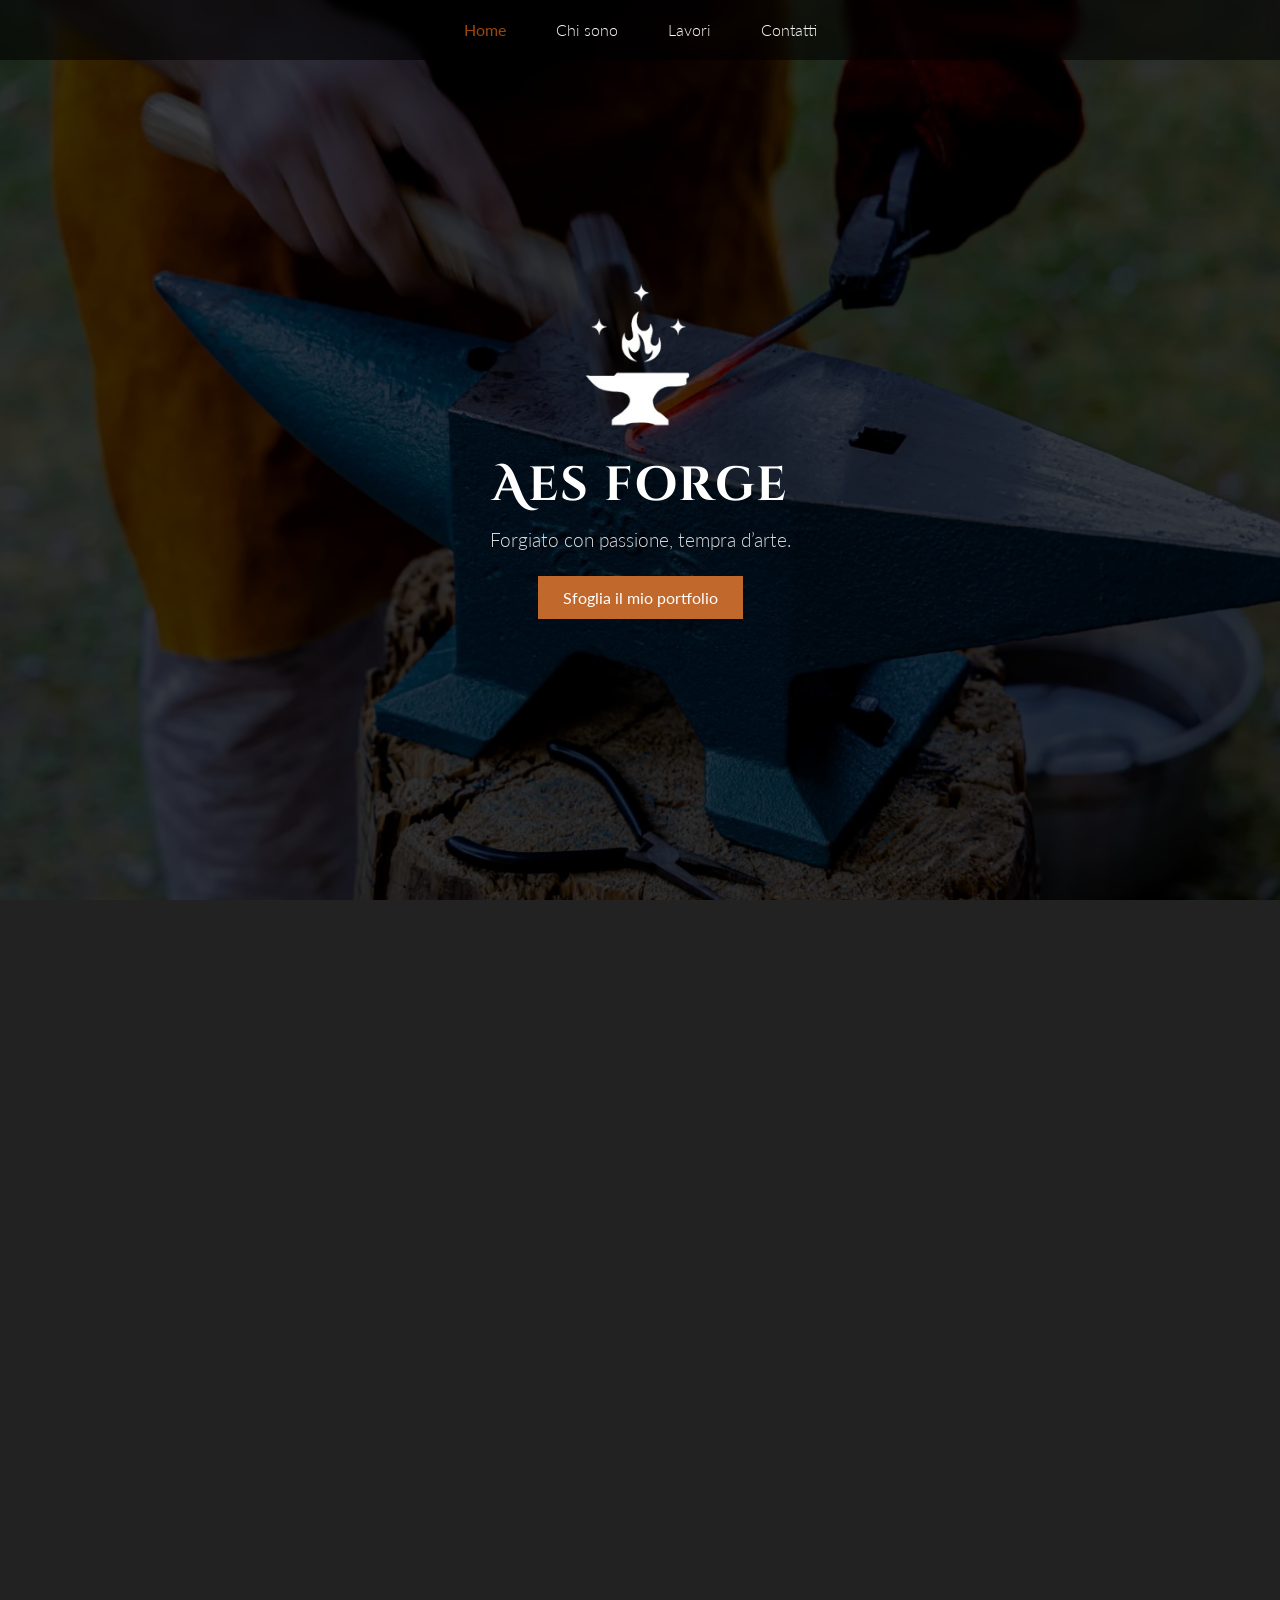
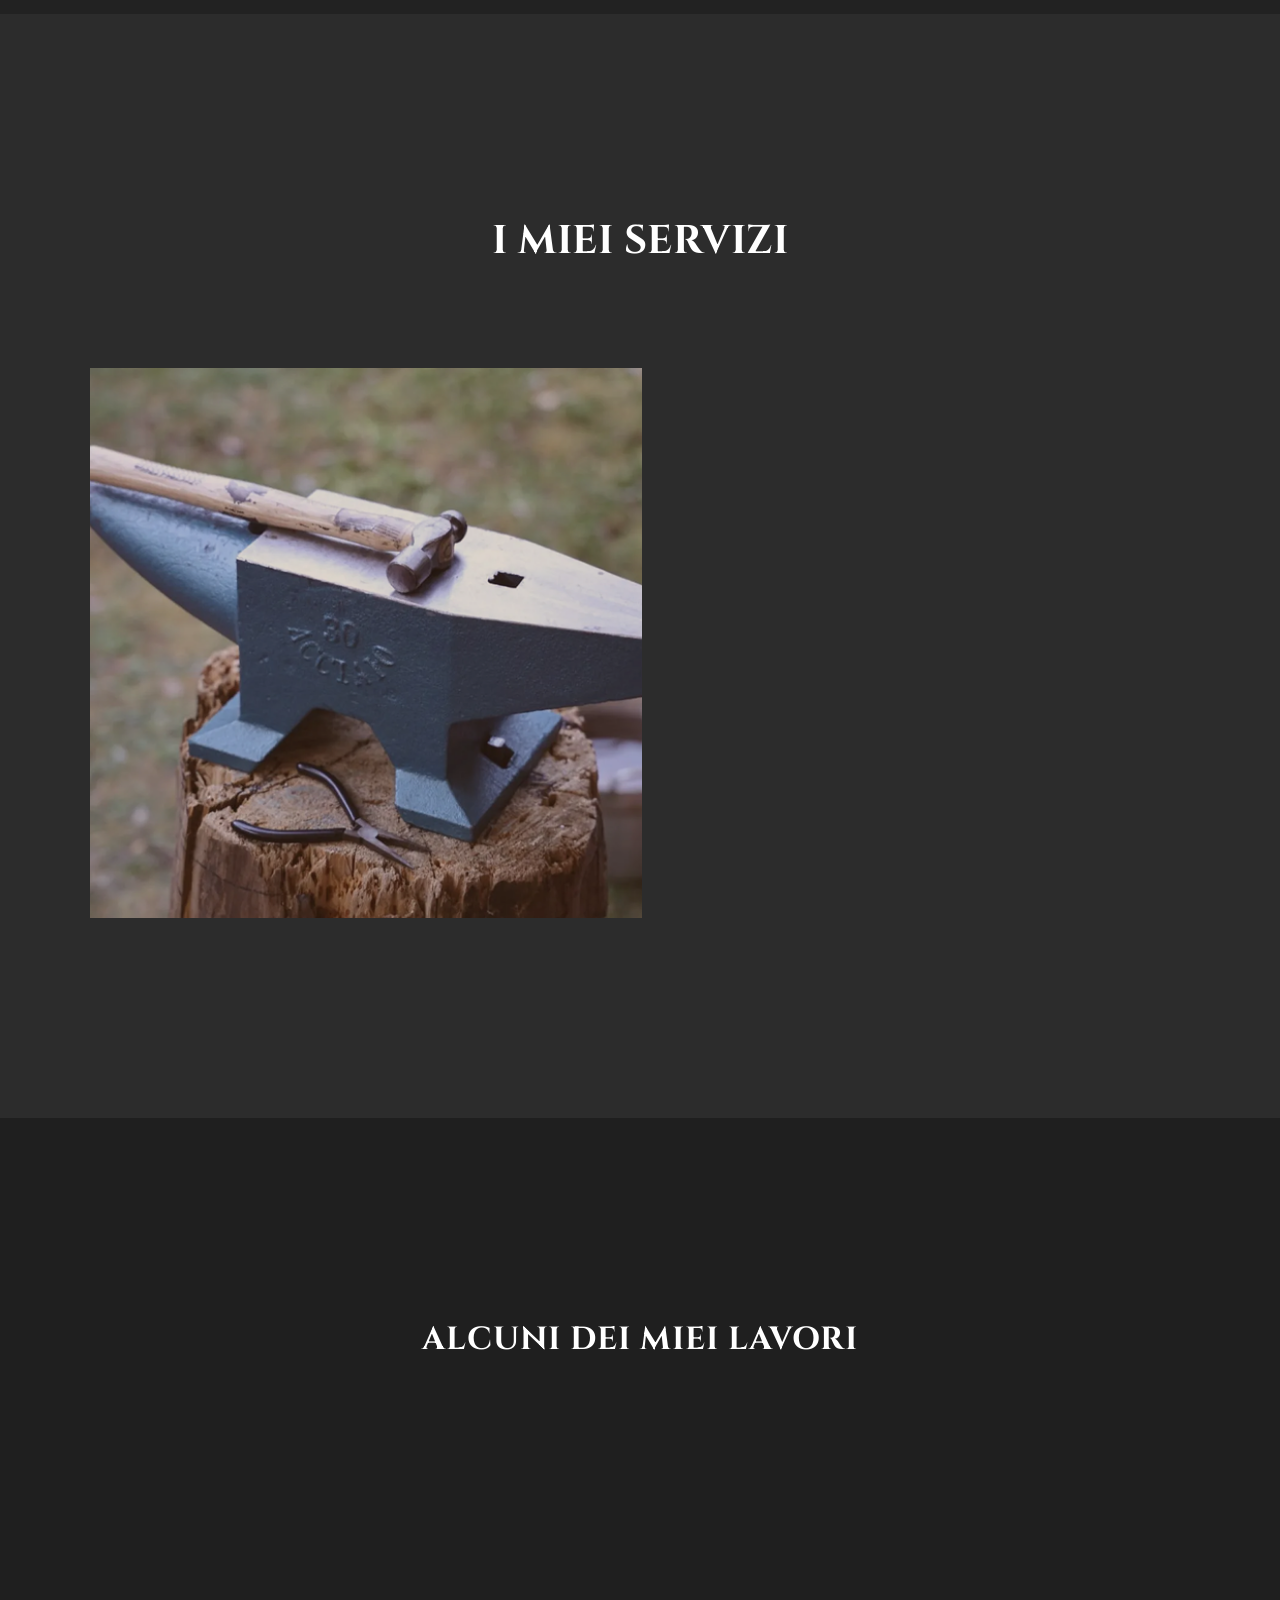
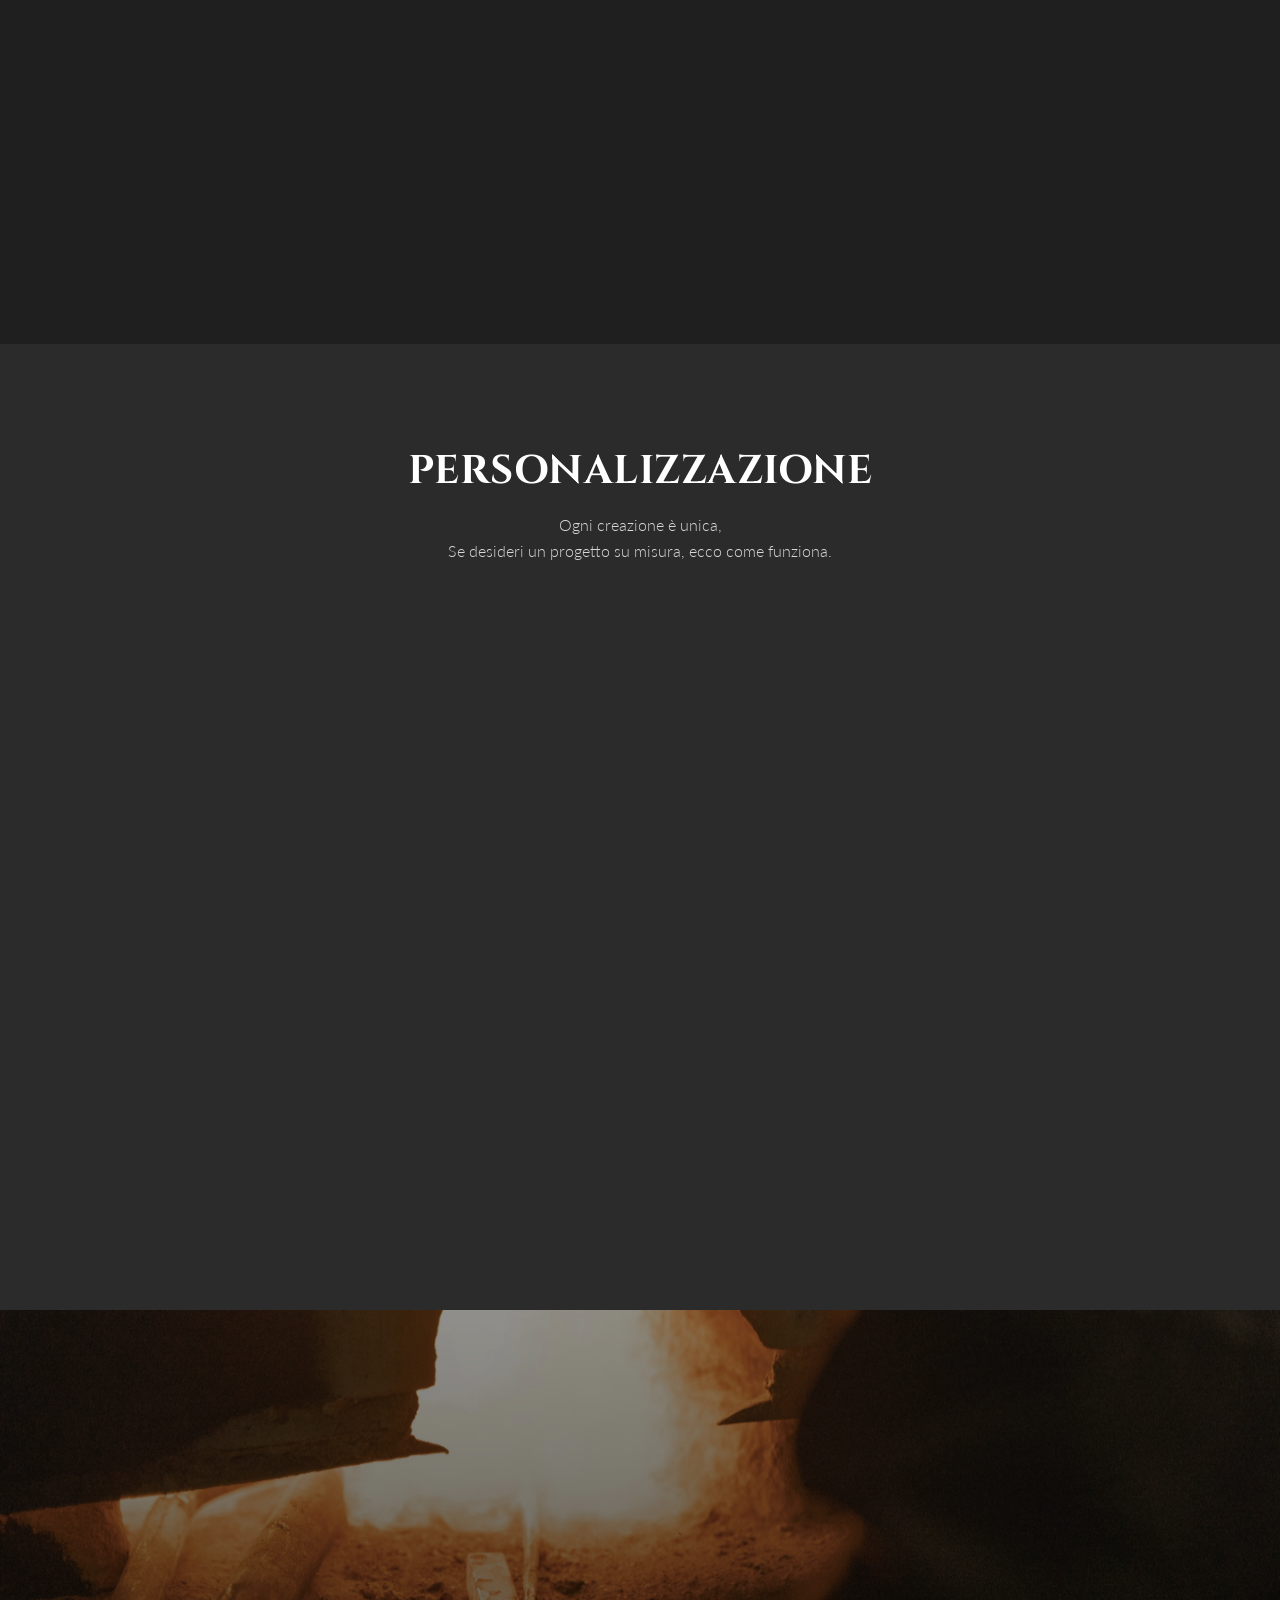
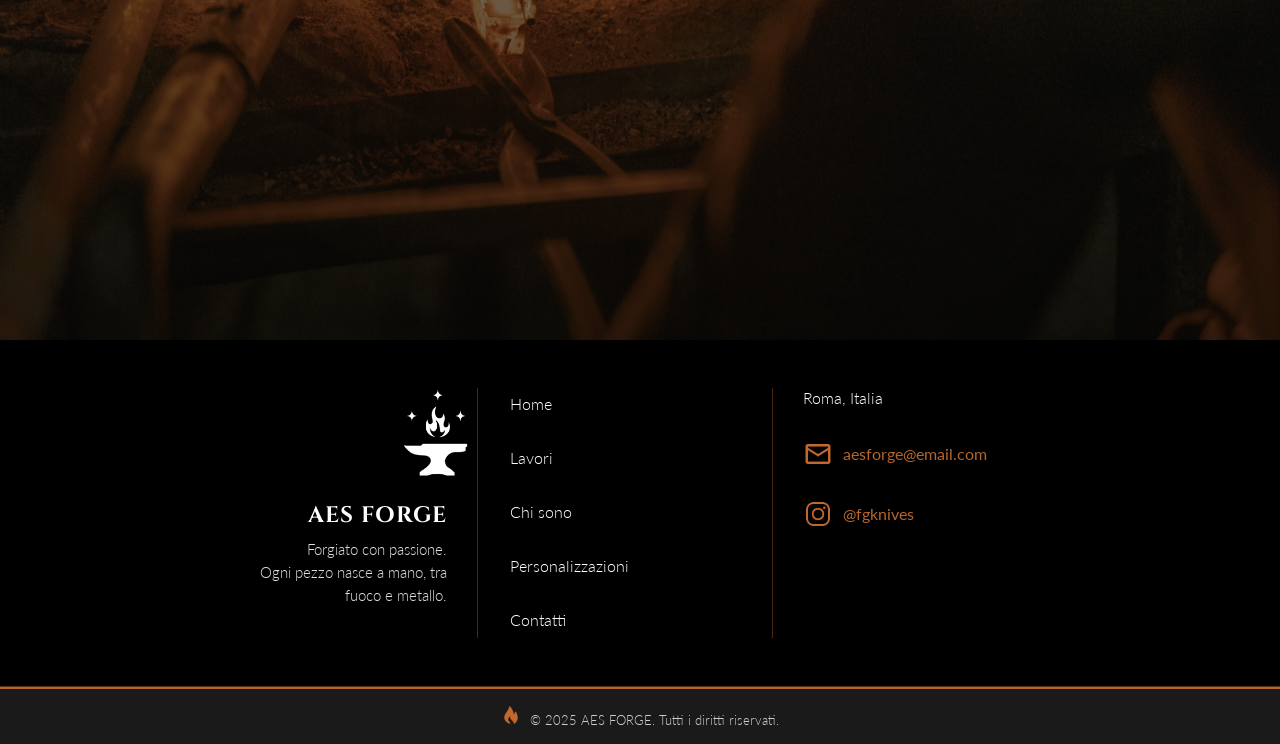
<file: index.html>
<!DOCTYPE html>
<html lang="it">
<head>
  <meta charset="UTF-8">
  <meta name="viewport" content="width=device-width, initial-scale=1.0">
  <title>AES Forge</title>
  <link rel="stylesheet" href="css/style.css">
  <link rel="preconnect" href="https://fonts.googleapis.com">
<link rel="preconnect" href="https://fonts.gstatic.com" crossorigin>
<link href="https://fonts.googleapis.com/css2?family=Cinzel+Decorative:wght@400;700;900&family=Cinzel:wght@400..900&family=Lato:ital,wght@0,100;0,300;0,400;0,700;0,900;1,100;1,300;1,400;1,700;1,900&display=swap" rel="stylesheet">
</head>
<body>

  <!-- NAVBAR -->
  <header class="navbar">

    <nav>
      <ul>
        <li><a href="index.html" class="active">Home</a></li>
        <li><a href="chisono.html">Chi sono</a></li>
        <li><a href="lavori.html">Lavori</a></li>
        
        <li><a href="contatti.html">Contatti</a></li>
      </ul>
    </nav>
  </header>

  <!-- HERO -->
  <section class="hero">
    <div class="overlay"></div>
    <div class="hero-content">
      <img src="img/Rectangle 13.png" alt="AES Forge logo" class="logo">
      <h1>Aes forge</h1>
      <p>Forgiato con passione, tempra d’arte.</p>
      <a href="lavori.html" class="btn">Sfoglia il mio portfolio</a>
    </div>
  </section>





  <!-- INTRO / ABOUT -->
<section class="intro" id="chi-sono">
  <div class="intro__wrap">
    <div class="intro__text reveal fade-left" style="--d:0s">
      <h2 class="intro__title">Ciao! sono Federico</h2>

      <p>Forgio da anni coltelli e piccoli oggetti in ferro e acciaio.
        Tutto nasce dalla mia passione per il fuoco, la materia e il lavoro fatto
        a mano.</p>

      <p>Ogni lama, ogni gioiello o decorazione è unica, perché porta con sé
        l’energia di chi la crea.</p>

      <p>Nel mio laboratorio mi piace sperimentare, imparare e dare forma alle
        idee — un colpo di martello alla volta.</p>
    </div>

    <figure class="intro__media reveal fade-right" style="--d:.3s">
      <div class="photo-frame">
        <img src="img/Rectangle 15.png" alt="Federico al lavoro sull'incudine">
      </div>
    </figure>
  </div>

  <div class="intro__more reveal fade-bottom" style="--d:.6s">
    <a href="chisono.html" class="more-link">Scopri di più…</a>
  </div>
</section>


<section class="services" id="servizi">
  <div class="services__wrap">
    <h2 class="services__title">I miei servizi</h2>

    <div class="services__grid">
      <!-- IMMAGINE SINISTRA -->
      <figure class="services__media">
        <!-- sostituisci con la tua immagine -->
        <img src="img/Rectangle 32.png" alt="Incudine e strumenti da forgiatura">
      </figure>

      <!-- CARD DESTRA -->
      <div class="services__list">
        <article class="service-card reveal" style="--d:0s">
          <h3>Coltelli su misura</h3>
          <p>Tutti i tipi, da cucina a tattici</p>
        </article>

        <article class="service-card reveal" style="--d:.18s">
          <h3>Ciondoli in metallo</h3>
          <p>Ciondoli e accessori personalizzati</p>
        </article>

        <article class="service-card reveal" style="--d:.36s">
          <h3>Lavori su commissione</h3>
          <p>Qualsiasi progetto personalizzato in metallo</p>
        </article>
      </div>
    </div>
  </div>
</section>







<section class="works" id="lavori">
  <div class="works__wrap">
    <h2 class="works__title">Alcuni dei miei lavori</h2>

    <div class="works__gallery">
      <figure class="work-item reveal fade-up" style="--d:0s">
        <img src="img/lavori/coltello2.webp" alt="Coltello artigianale in acciaio e legno">
      </figure>
      <figure class="work-item reveal fade-up" style="--d:.2s">
        <img src="img/lavori/collana2.webp" alt="Ciondolo in ferro forgiato">
      </figure>
      <figure class="work-item reveal fade-up" style="--d:.4s">
        <img src="img/lavori/collana1.webp" alt="Gioiello in metallo inciso">
      </figure>
    </div>

    <div class="works__cta reveal fade-up" style="--d:.8s">
      <a href="lavori.html" class="btn-fucina">Entra nella fucina</a>
    </div>
  </div>
</section>



<section class="custom" id="personalizzazione">
  <div class="custom__wrap">
    <h2 class="custom__title">Personalizzazione</h2>
    <p class="custom__subtitle">
      Ogni creazione è unica,<br>
      Se desideri un progetto su misura, ecco come funziona.
    </p>

    <div class="custom__grid">
      <!-- CARD SINISTRA -->
      <article class="custom-card reveal fade-up" style="--d:0s">
        <div class="custom-card__icon">
          <img src="img/icons8-manutenzione-64 1.png" alt="" aria-hidden="true">
        </div>
        <h3 class="custom-card__title">Come funziona</h3>

        <ol class="custom-steps">
          <li>
            <strong>Contattami con la tua idea.</strong><br>
            Puoi descrivere l’oggetto, indicare misure o allegare un riferimento.
          </li>
          <li>
            <strong>Valutazione del progetto.</strong><br>
            Ti risponderò per confermare fattibilità, i materiali e i tempi.
          </li>
          <li>
            <strong>Conferma e realizzazione.</strong><br>
            Dopo la conferma, la lavorazione prende vita.
          </li>
        </ol>
      </article>

      <!-- CARD DESTRA -->
      <article class="custom-card reveal fade-up" style="--d:.2s">
        <div class="custom-card__icon">
          <img src="img/icons8-vietato-96 1.png" alt="" aria-hidden="true">
        </div>
        <h3 class="custom-card__title">Cosa non posso realizzare</h3>

        <ul class="custom-list">
          <li>Oggetti protetti da copyright o proprietà intellettuale di terzi (es. armi tratte da film/animazioni);</li>
          <li>Falci;</li>
          <li>Armi nascoste (bastoni spada, coltelli a scatto, lame nascoste stile Assassin’s Creed, ecc.);</li>
          <li>Coltelli con fori per le dita o con guardie a pugno americano;</li>
          <li>Spade giganti (Buster Sword o sovradimensionate);</li>
          <li>Lame oltre 115 cm di lunghezza;</li>
          <li>Lame oltre 10 cm di larghezza.</li>
        </ul>
      </article>
    </div>
  </div>
</section>


<!-- CTA PERSONALIZZAZIONE -->
<section class="cta-custom">
  <div class="cta-custom__overlay"></div>
  <div class="cta-custom__content reveal" style="--d:.2s">
    <h2 class="cta-custom__title">Hai un’idea su misura?</h2>
    <p class="cta-custom__subtitle">
      Raccontami il tuo progetto: ogni creazione inizia da una scintilla.
    </p>
    <a href="contatti.html" class="cta-custom__btn">Contattami</a>
  </div>
</section>


<!-- FOOTER -->
<footer class="footer">
  <div class="footer__top">
    <div class="footer__brand">
      <img src="img/Rectangle 13.png" alt="" aria-hidden="true" class="footer__icon">
      <h3 class="footer__title">AES FORGE</h3>
      <p class="footer__desc">
        Forgiato con passione.<br>
        Ogni pezzo nasce a mano, tra<br>
        fuoco e metallo.
      </p>
    </div>

    <div class="footer__links">
      <ul>
        <li><a href="index.html">Home</a></li>
        <li><a href="lavori.html">Lavori</a></li>
        <li><a href="chisono.html">Chi sono</a></li>
        <li><a href="">Personalizzazioni</a></li>
        <li><a href="contatti.html">Contatti</a></li>
      </ul>
    </div>

    <div class="footer__contact">
      <p class="footer__location">Roma, Italia</p>
      <p class="footer__mail">
       <img src="img/icons8-nuovo-messaggio-48 (1).png" class="email" alt=""> 
        <a href="mailto:aesforge@email.com">aesforge@email.com</a>
      </p>
      <p class="footer__social">
        <img src="img/icons8-instagram-48 (1).png" class="instagram" alt=""> 
        <a href="https://instagram.com/fgknives" target="_blank">@fgknives</a>
      </p>
    </div>
  </div>

  <div class="footer__bottom">
    <p>
     <img src="img/icons8-elemento-fuoco-60.png" alt="" class="fiamma">
      © 2025 AES FORGE. Tutti i diritti riservati.
    </p>
  </div>
</footer>

  



<script>
  // osserva tutte le card (o qualunque .reveal)
  const reveals = document.querySelectorAll('.reveal');

  const observer = new IntersectionObserver((entries) => {
    entries.forEach((entry) => {
      if (entry.isIntersecting) {
        // entra in viewport: avvia animazione
        entry.target.classList.add('in-view');
      } else {
        // esce dal viewport: resetta così potrà ri-animarsi al prossimo ingresso
        entry.target.classList.remove('in-view');
      }
    });
  }, {
    threshold: 0.2,            // parte quando ~20% è visibile
    rootMargin: '0px 0px -8% 0px' // leggera tolleranza sotto
  });

  reveals.forEach(el => observer.observe(el));




    const els = document.querySelectorAll('.fade-in-left, .fade-in-right, .fade-in-bottom');

  const io = new IntersectionObserver((entries) => {
    entries.forEach((entry) => {
      if (entry.isIntersecting) {
        entry.target.classList.add('in-view');    // entra: avvia animazione
      } else {
        entry.target.classList.remove('in-view'); // esce: reset per ri-animarsi
      }
    });
  }, { threshold: 0.2 });

  els.forEach(el => io.observe(el));
  
  
  
  
  
  (() => {
  const els = document.querySelectorAll('.reveal'); // o i selettori della sezione
  const observer = new IntersectionObserver((entries) => {
    entries.forEach(e => {
      e.target.classList.toggle('in-view', e.isIntersecting);
    });
  }, { threshold: 0.2 });

  els.forEach(el => observer.observe(el));
})();



</script>
</body>
</html>
</file>
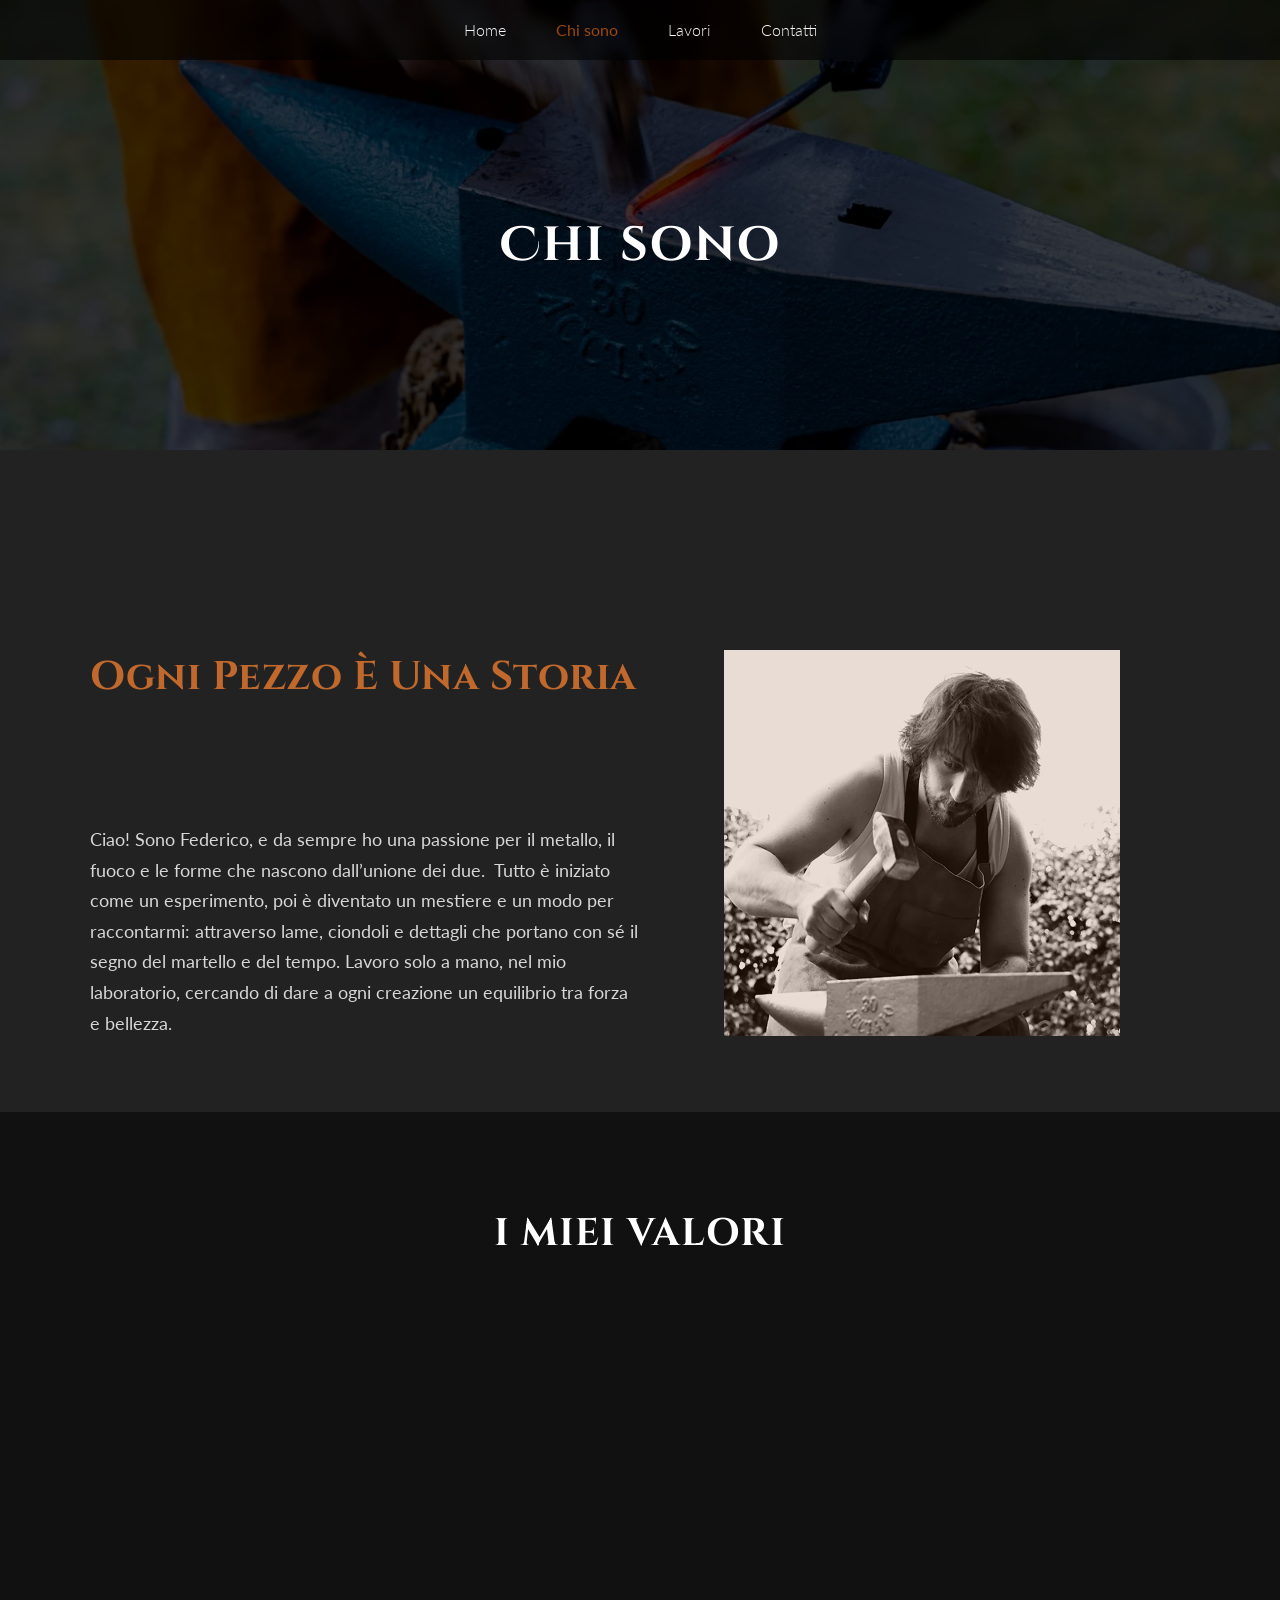
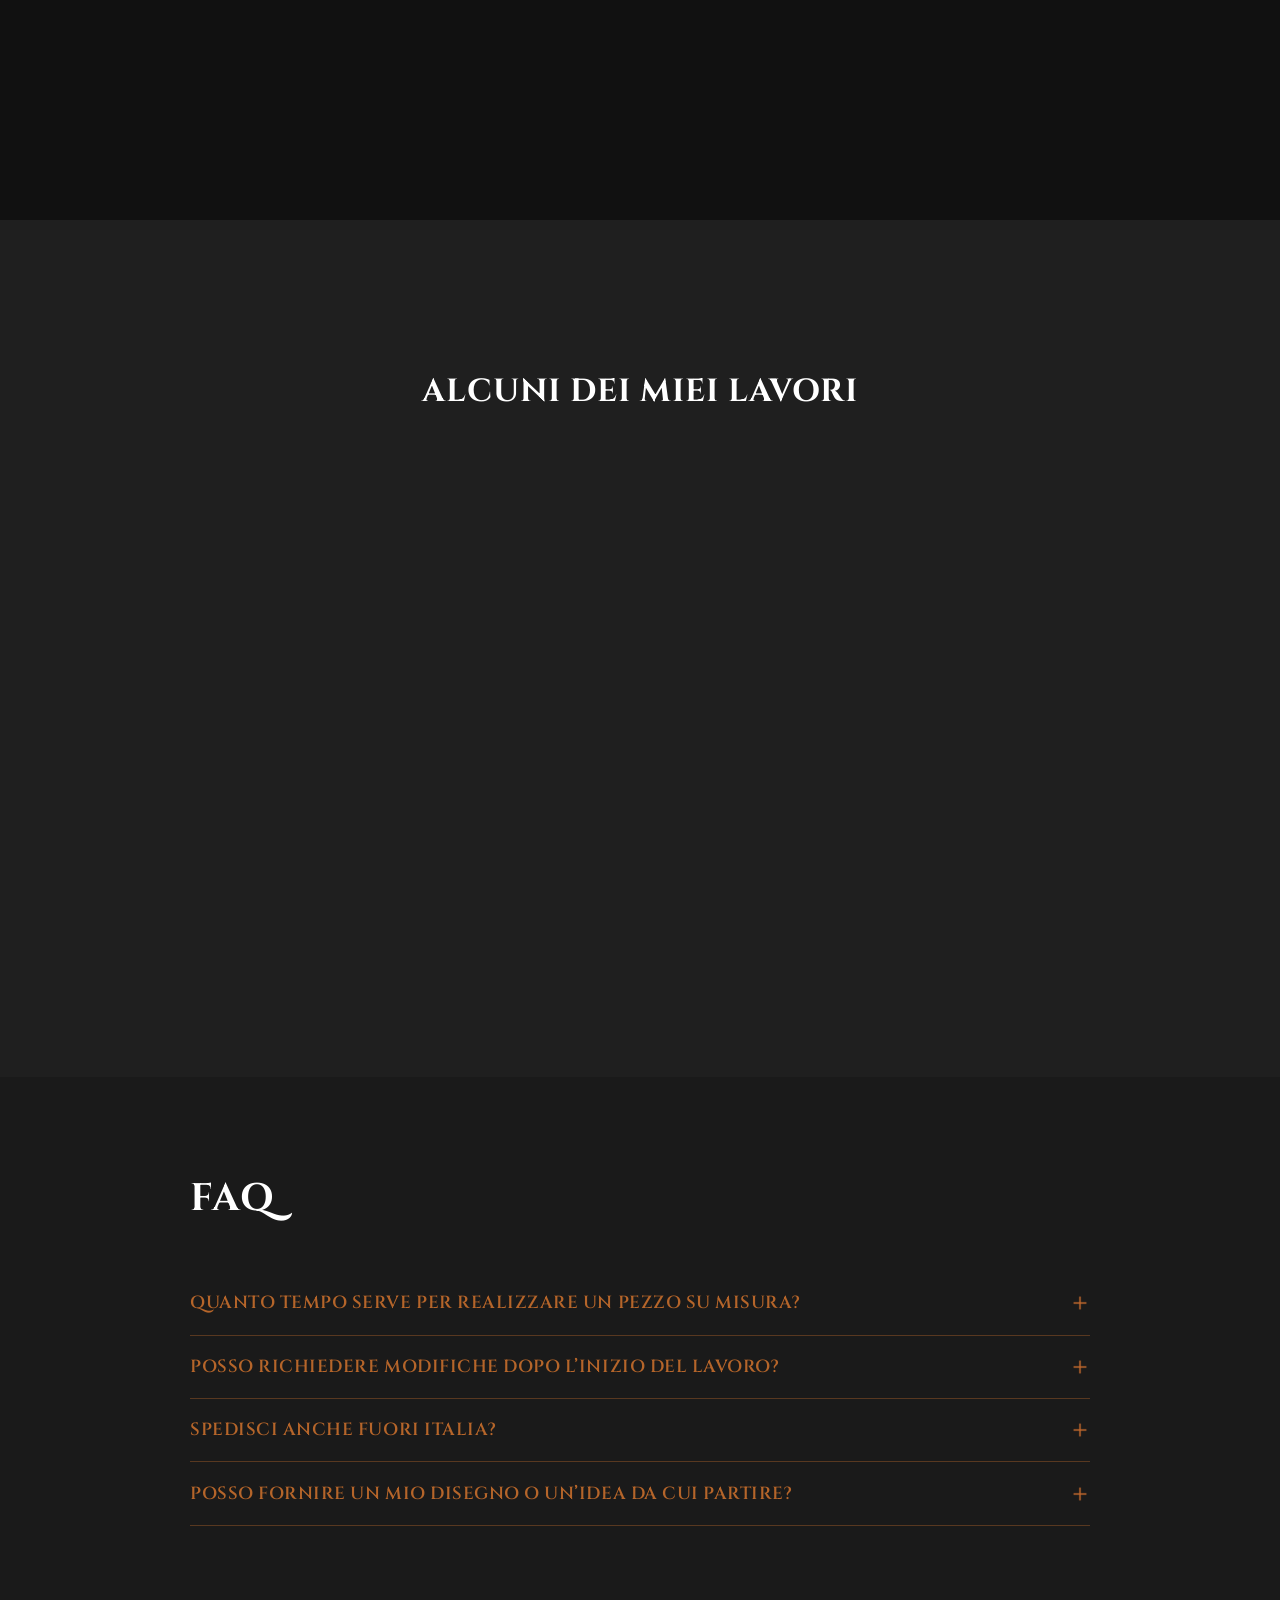
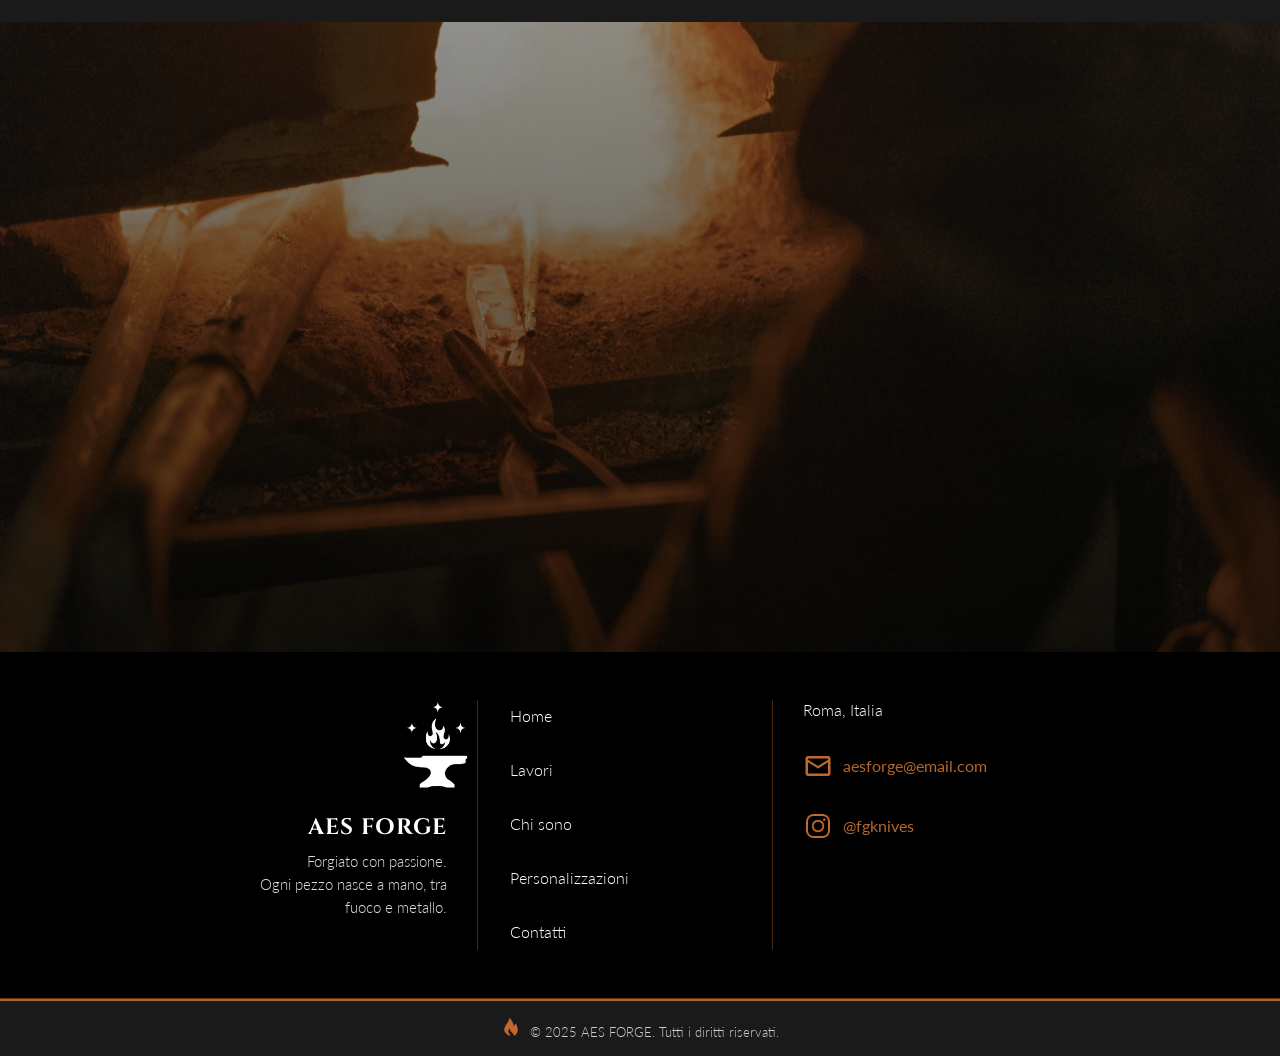
<file: chisono.html>
<!DOCTYPE html>
<html lang="it">
<head>
  <meta charset="UTF-8">
  <meta name="viewport" content="width=device-width, initial-scale=1.0">
  <title>AES Forge</title>
  <link rel="stylesheet" href="css/chisono.css">
  <link rel="preconnect" href="https://fonts.googleapis.com">
<link rel="preconnect" href="https://fonts.gstatic.com" crossorigin>
<link href="https://fonts.googleapis.com/css2?family=Cinzel+Decorative:wght@400;700;900&family=Cinzel:wght@400..900&family=Lato:ital,wght@0,100;0,300;0,400;0,700;0,900;1,100;1,300;1,400;1,700;1,900&display=swap" rel="stylesheet">
</head>
<body>

  <!-- NAVBAR -->
  <header class="navbar">
    <nav>
      <ul>
        <li><a href="index.html" >Home</a></li>
        <li><a href="chisono.html" class="active">Chi sono</a></li>
        <li><a href="lavori.html">Lavori</a></li>
        
        <li><a href="contatti.html">Contatti</a></li>
      </ul>
    </nav>
  </header>

  <!-- HERO -->
  <section class="hero">
    <div class="overlay"></div>
    <div class="hero-content">
      <h1>Chi sono</h1>
     
    </div>
  </section>





  <!-- INTRO / ABOUT -->
<section class="intro" id="chi-sono">
  <div class="intro__wrap">
    <div class="intro__text reveal fade-left" style="--d:0s">
      <h2 class="intro__title">Ogni pezzo è una storia</h2>

      <p>Ciao! Sono Federico, e da sempre ho una passione per il metallo, il fuoco e le forme che nascono dall’unione dei due.  Tutto è iniziato come un esperimento, poi è diventato un mestiere e un modo per raccontarmi: attraverso lame, ciondoli e dettagli che portano con sé il segno del martello e del tempo.
Lavoro solo a mano, nel mio laboratorio, cercando di dare a ogni creazione un equilibrio tra forza e bellezza.</p>

    </div>

    <figure class="intro__media reveal fade-right" style="--d:.3s">
      <div class="photo-frame">
        <img src="img/Rectangle 15.png" alt="Federico al lavoro sull'incudine">
      </div>
    </figure>
  </div>

 
</section>




<section class="values" id="valori">
  <div class="values__wrap">
    <h2 class="values__title">I MIEI VALORI</h2>

    <div class="values__grid">
      <article class="value-card reveal fade-up" style="--d:0s">
        <img src="img/icons8-impronta-digitale-100.png" alt="" class="value-card__icon" aria-hidden="true">
        <h3 class="value-card__title">AUTENTICITÀ</h3>
        <p class="value-card__text">
          Ogni pezzo è unico, creato con la spontaneità e l’energia che nascono nel mio laboratorio, seguendo il ritmo del metallo.
        </p>
      </article>

      <article class="value-card reveal fade-up" style="--d:.15s">
        <img src="img/icons8-fiamma-100.png" alt="" class="value-card__icon" aria-hidden="true">
        <h3 class="value-card__title">PASSIONE</h3>
        <p class="value-card__text">
          Forgiare è prima di tutto un atto d’amore. È la forza che mi guida e mi spinge a migliorare ogni giorno.
        </p>
      </article>

      <article class="value-card reveal fade-up" style="--d:.3s">
        <img src="img/icons8-portraits-100.png" alt="" class="value-card__icon" aria-hidden="true">
        <h3 class="value-card__title">RISPETTO PER LA MATERIA</h3>
        <p class="value-card__text">
          Il metallo ha la sua voce propria. Capirne i limiti e accompagnarlo nel cambiamento è parte del mio lavoro quotidiano.
        </p>
      </article>

      <article class="value-card reveal fade-up" style="--d:.45s">
        <img src="img/icons8-compasso-da-disegno-2-100.png" alt="" class="value-card__icon" aria-hidden="true">
        <h3 class="value-card__title">PRECISIONE</h3>
        <p class="value-card__text">
          Ogni dettaglio conta, anche il più piccolo. La qualità si misura nel tempo, in qualcosa che dura nel tempo.
        </p>
      </article>
    </div>
  </div>
</section>






<section class="works" id="lavori">
  <div class="works__wrap">
    <h2 class="works__title">Alcuni dei miei lavori</h2>

    <div class="works__gallery">
      <figure class="work-item reveal fade-up" style="--d:0s">
        <img src="img/lavori/coltello2.webp" alt="Coltello artigianale in acciaio e legno">
      </figure>
      <figure class="work-item reveal fade-up" style="--d:.2s">
        <img src="img/lavori/collana2.webp" alt="Ciondolo in ferro forgiato">
      </figure>
      <figure class="work-item reveal fade-up" style="--d:.4s">
        <img src="img/lavori/collana1.webp" alt="Gioiello in metallo inciso">
      </figure>
    </div>

    <div class="works__cta reveal fade-up" style="--d:.8s">
      <a href="lavori.html" class="btn-fucina">Entra nella fucina</a>
    </div>
  </div>
</section>








<section class="faq" id="faq">
  <div class="faq__wrap">
    <h2 class="faq__title">FAQ</h2>

    <div class="faq__item">
      <button class="faq__question">
        <span>QUANTO TEMPO SERVE PER REALIZZARE UN PEZZO SU MISURA?</span>
        <img src="img/icons8-più-100.png" alt="Apri risposta" class="faq__icon">
      </button>
      <div class="faq__answer">
        <p>Dipende dalla complessità e dai materiali. In genere, un progetto personalizzato richiede tra 2 e 6 settimane dalla conferma.</p>
      </div>
    </div>

    <div class="faq__item">
      <button class="faq__question">
        <span>POSSO RICHIEDERE MODIFICHE DOPO L’INIZIO DEL LAVORO?</span>
        <img src="img/icons8-più-100.png" alt="Apri risposta" class="faq__icon">
      </button>
      <div class="faq__answer">
        <p>Sì, ma le modifiche sono soggette a fattibilità e possono influire sui tempi e sui costi. Ti informerò sempre prima di procedere.</p>
      </div>
    </div>

    <div class="faq__item">
      <button class="faq__question">
        <span>SPEDISCI ANCHE FUORI ITALIA?</span>
        <img src="img/icons8-più-100.png" alt="Apri risposta" class="faq__icon">
      </button>
      <div class="faq__answer">
        <p>Sì, effettuo spedizioni internazionali con corriere tracciato. I costi variano a seconda della destinazione.</p>
      </div>
    </div>

    <div class="faq__item">
      <button class="faq__question">
        <span>POSSO FORNIRE UN MIO DISEGNO O UN’IDEA DA CUI PARTIRE?</span>
        <img src="img/icons8-più-100.png" alt="Apri risposta" class="faq__icon">
      </button>
      <div class="faq__answer">
        <p>Assolutamente sì! Puoi inviarmi schizzi, immagini o riferimenti: darò forma alla tua idea nel rispetto della fattibilità e dei materiali.</p>
      </div>
    </div>
  </div>
</section>











<!-- CTA PERSONALIZZAZIONE -->
<section class="cta-custom">
  <div class="cta-custom__overlay"></div>
  <div class="cta-custom__content reveal" style="--d:.2s">
    <h2 class="cta-custom__title">Hai un’idea su misura?</h2>
    <p class="cta-custom__subtitle">
      Raccontami il tuo progetto: ogni creazione inizia da una scintilla.
    </p>
    <a href="contatti.html" class="cta-custom__btn">Contattami</a>
  </div>
</section>


<!-- FOOTER -->
<footer class="footer">
  <div class="footer__top">
    <div class="footer__brand">
      <img src="img/Rectangle 13.png" alt="" aria-hidden="true" class="footer__icon">
      <h3 class="footer__title">AES FORGE</h3>
      <p class="footer__desc">
        Forgiato con passione.<br>
        Ogni pezzo nasce a mano, tra<br>
        fuoco e metallo.
      </p>
    </div>

    <div class="footer__links">
      <ul>
        <li><a href="index.html">Home</a></li>
        <li><a href="lavori.html">Lavori</a></li>
        <li><a href="chisono.html">Chi sono</a></li>
        <li><a href="pers.html">Personalizzazioni</a></li>
        <li><a href="contatti.html">Contatti</a></li>
      </ul>
    </div>

    <div class="footer__contact">
      <p class="footer__location">Roma, Italia</p>
      <p class="footer__mail">
       <img src="img/icons8-nuovo-messaggio-48 (1).png" class="email" alt=""> 
        <a href="mailto:aesforge@email.com">aesforge@email.com</a>
      </p>
      <p class="footer__social">
        <img src="img/icons8-instagram-48 (1).png" class="instagram" alt=""> 
        <a href="https://instagram.com/fgknives" target="_blank">@fgknives</a>
      </p>
    </div>
  </div>

  <div class="footer__bottom">
    <p>
     <img src="img/icons8-elemento-fuoco-60.png" alt="" class="fiamma">
      © 2025 AES FORGE. Tutti i diritti riservati.
    </p>
  </div>
</footer>

  



<script>
  // osserva tutte le card (o qualunque .reveal)
  const reveals = document.querySelectorAll('.reveal');

  const observer = new IntersectionObserver((entries) => {
    entries.forEach((entry) => {
      if (entry.isIntersecting) {
        // entra in viewport: avvia animazione
        entry.target.classList.add('in-view');
      } else {
        // esce dal viewport: resetta così potrà ri-animarsi al prossimo ingresso
        entry.target.classList.remove('in-view');
      }
    });
  }, {
    threshold: 0.2,            // parte quando ~20% è visibile
    rootMargin: '0px 0px -8% 0px' // leggera tolleranza sotto
  });

  reveals.forEach(el => observer.observe(el));




    const els = document.querySelectorAll('.fade-in-left, .fade-in-right, .fade-in-bottom');

  const io = new IntersectionObserver((entries) => {
    entries.forEach((entry) => {
      if (entry.isIntersecting) {
        entry.target.classList.add('in-view');    // entra: avvia animazione
      } else {
        entry.target.classList.remove('in-view'); // esce: reset per ri-animarsi
      }
    });
  }, { threshold: 0.2 });

  els.forEach(el => io.observe(el));
  
  
  
  
  
  (() => {
  const els = document.querySelectorAll('.reveal'); // o i selettori della sezione
  const observer = new IntersectionObserver((entries) => {
    entries.forEach(e => {
      e.target.classList.toggle('in-view', e.isIntersecting);
    });
  }, { threshold: 0.2 });

  els.forEach(el => observer.observe(el));
})();










// --- FAQ Toggle ---
document.querySelectorAll('.faq__question').forEach(btn => {
  btn.addEventListener('click', () => {
    const item = btn.parentElement;
    const icon = btn.querySelector('.faq__icon');
    const isActive = item.classList.contains('active');

    // Chiudi tutte le FAQ aperte
    document.querySelectorAll('.faq__item').forEach(f => {
      f.classList.remove('active');
      const iconImg = f.querySelector('.faq__icon');
      iconImg.src = 'img/icons8-più-100.png';
      iconImg.alt = 'Apri risposta';
    });

    // Se non era attiva, aprila
    if (!isActive) {
      item.classList.add('active');
      icon.src = 'img/icons8-meno-100.png';
      icon.alt = 'Chiudi risposta';
    }
  });
});

</script>
</body>
</html>
</file>
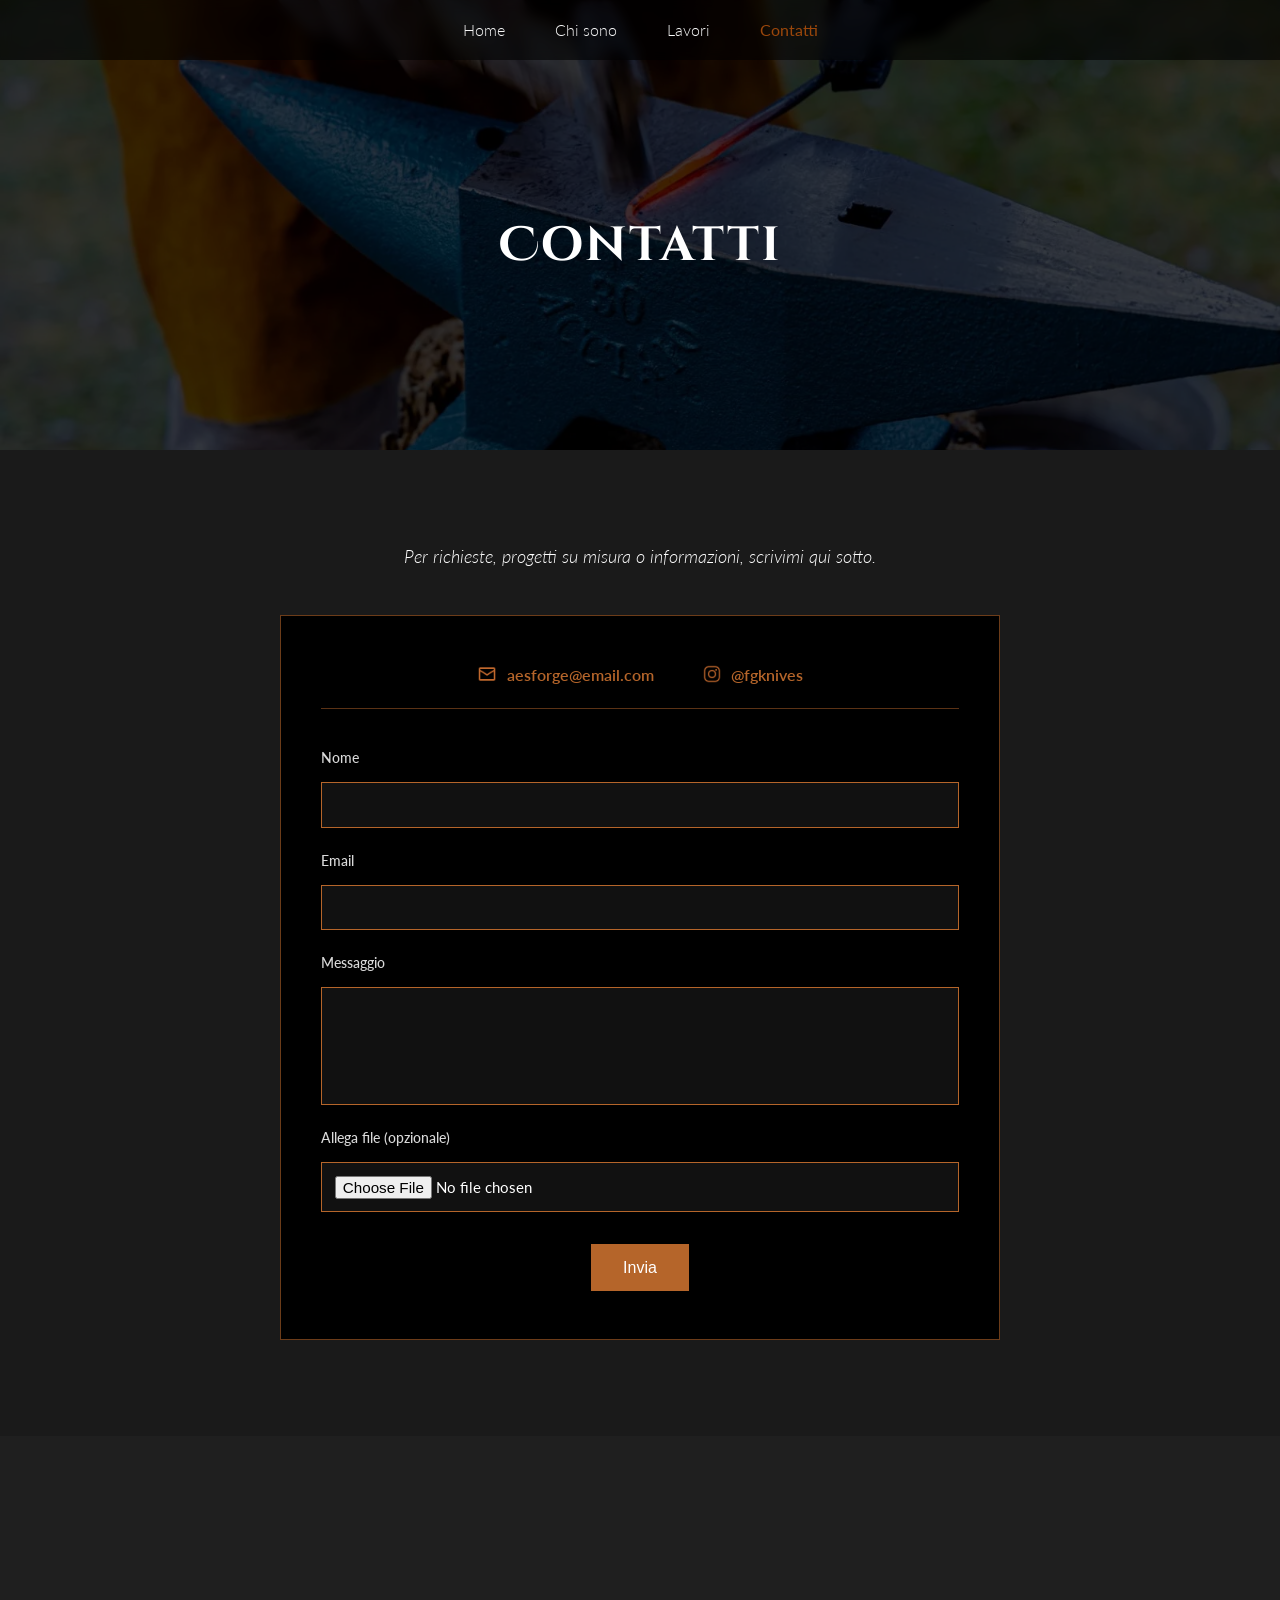
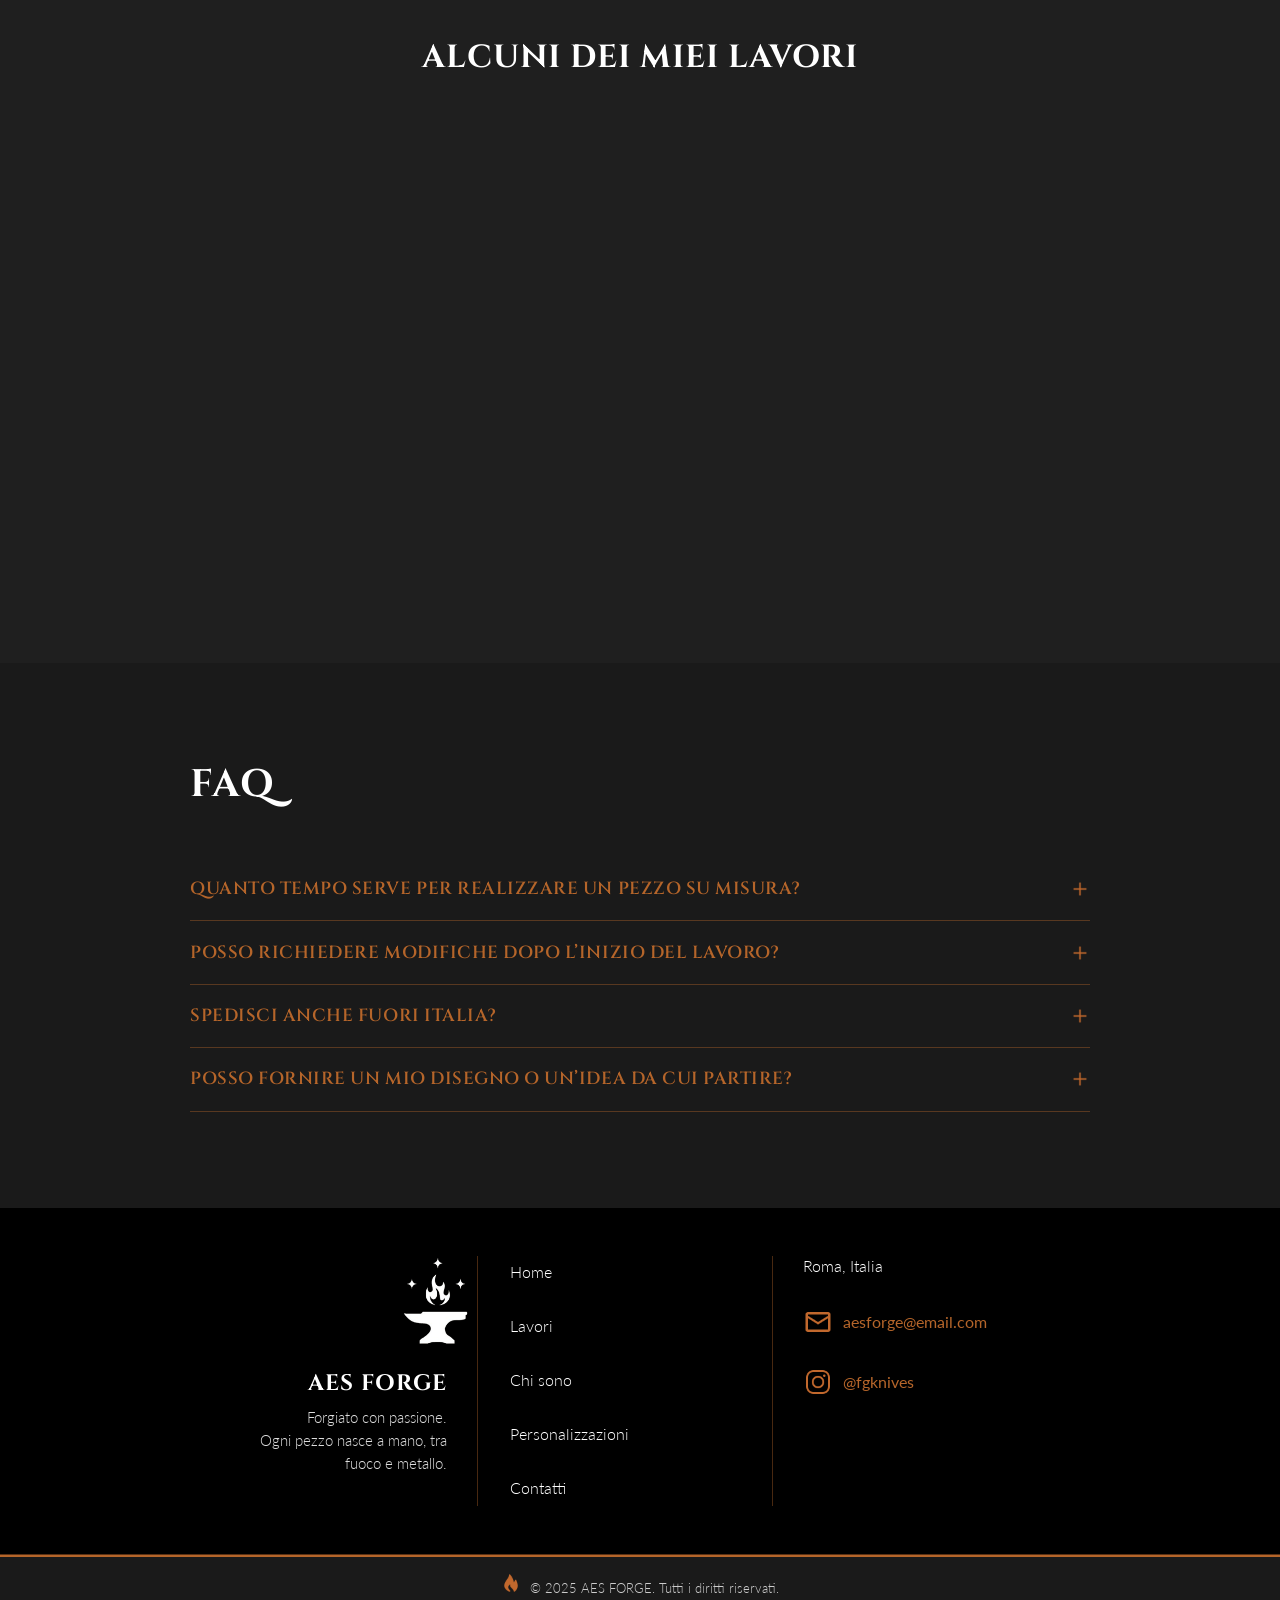
<file: contatti.html>
<!DOCTYPE html>
<html lang="it">
<head>
  <meta charset="UTF-8">
  <meta name="viewport" content="width=device-width, initial-scale=1.0">
  <title>AES Forge</title>
  <link rel="stylesheet" href="css/contatti.css">
  <link rel="preconnect" href="https://fonts.googleapis.com">
<link rel="preconnect" href="https://fonts.gstatic.com" crossorigin>
<link href="https://fonts.googleapis.com/css2?family=Cinzel+Decorative:wght@400;700;900&family=Cinzel:wght@400..900&family=Lato:ital,wght@0,100;0,300;0,400;0,700;0,900;1,100;1,300;1,400;1,700;1,900&display=swap" rel="stylesheet">
</head>
<body>

  <!-- NAVBAR -->
  <header class="navbar">
    <nav>
      <ul>
        <li><a href="index.html" >Home</a></li>
        <li><a href="chisono.html" >Chi sono</a></li>
        <li><a href="lavori.html">Lavori</a></li>
        
        <li><a href="contatti.html" class="active">Contatti</a></li>
      </ul>
    </nav>
  </header>

  <!-- HERO -->
  <section class="hero">
    <div class="overlay"></div>
    <div class="hero-content">
      <h1>Contatti</h1>
     
    </div>
  </section>







<section class="contact" id="contatti">
  <div class="contact__intro">
    <p>Per richieste, progetti su misura o informazioni, scrivimi qui sotto.</p>
  </div>

  <div class="contact__wrap">
    <div class="contact__top">
      <div class="contact__info">
        <img src="img/icons8-nuovo-messaggio-48 (1).png" alt="Email icon" class="contact__icon">
        <a href="mailto:aesforge@email.com">aesforge@email.com</a>
      </div>
      <div class="contact__info">
        <img src="img/icons8-instagram-48 (1).png" alt="Instagram icon" class="contact__icon">
        <a href="https://instagram.com/fgknives" target="_blank">@fgknives</a>
      </div>
    </div>

    <form class="contact__form" action="#" method="post" enctype="multipart/form-data">
      <label for="name">Nome</label>
      <input type="text" id="name" name="name" required>

      <label for="email">Email</label>
      <input type="email" id="email" name="email" required>

      <label for="message">Messaggio</label>
      <textarea id="message" name="message" rows="5" required></textarea>

      <label for="file">Allega file (opzionale)</label>
      <input type="file" id="file" name="file">

      <button type="submit" class="contact__btn">Invia</button>
    </form>
  </div>
</section>








<section class="works" id="lavori">
  <div class="works__wrap">
    <h2 class="works__title">Alcuni dei miei lavori</h2>

    <div class="works__gallery">
      <figure class="work-item reveal fade-up" style="--d:0s">
        <img src="img/lavori/coltello2.webp" alt="Coltello artigianale in acciaio e legno">
      </figure>
      <figure class="work-item reveal fade-up" style="--d:.2s">
        <img src="img/lavori/collana2.webp" alt="Ciondolo in ferro forgiato">
      </figure>
      <figure class="work-item reveal fade-up" style="--d:.4s">
        <img src="img/lavori/collana1.webp" alt="Gioiello in metallo inciso">
      </figure>
    </div>

    <div class="works__cta reveal fade-up" style="--d:.8s">
      <a href="lavori.html" class="btn-fucina">Entra nella fucina</a>
    </div>
  </div>
</section>









<section class="faq" id="faq">
  <div class="faq__wrap">
    <h2 class="faq__title">FAQ</h2>

    <div class="faq__item">
      <button class="faq__question">
        <span>QUANTO TEMPO SERVE PER REALIZZARE UN PEZZO SU MISURA?</span>
        <img src="img/icons8-più-100.png" alt="Apri risposta" class="faq__icon">
      </button>
      <div class="faq__answer">
        <p>Dipende dalla complessità e dai materiali. In genere, un progetto personalizzato richiede tra 2 e 6 settimane dalla conferma.</p>
      </div>
    </div>

    <div class="faq__item">
      <button class="faq__question">
        <span>POSSO RICHIEDERE MODIFICHE DOPO L’INIZIO DEL LAVORO?</span>
        <img src="img/icons8-più-100.png" alt="Apri risposta" class="faq__icon">
      </button>
      <div class="faq__answer">
        <p>Sì, ma le modifiche sono soggette a fattibilità e possono influire sui tempi e sui costi. Ti informerò sempre prima di procedere.</p>
      </div>
    </div>

    <div class="faq__item">
      <button class="faq__question">
        <span>SPEDISCI ANCHE FUORI ITALIA?</span>
        <img src="img/icons8-più-100.png" alt="Apri risposta" class="faq__icon">
      </button>
      <div class="faq__answer">
        <p>Sì, effettuo spedizioni internazionali con corriere tracciato. I costi variano a seconda della destinazione.</p>
      </div>
    </div>

    <div class="faq__item">
      <button class="faq__question">
        <span>POSSO FORNIRE UN MIO DISEGNO O UN’IDEA DA CUI PARTIRE?</span>
        <img src="img/icons8-più-100.png" alt="Apri risposta" class="faq__icon">
      </button>
      <div class="faq__answer">
        <p>Assolutamente sì! Puoi inviarmi schizzi, immagini o riferimenti: darò forma alla tua idea nel rispetto della fattibilità e dei materiali.</p>
      </div>
    </div>
  </div>
</section>









<!-- FOOTER -->
<footer class="footer">
  <div class="footer__top">
    <div class="footer__brand">
      <img src="img/Rectangle 13.png" alt="" aria-hidden="true" class="footer__icon">
      <h3 class="footer__title">AES FORGE</h3>
      <p class="footer__desc">
        Forgiato con passione.<br>
        Ogni pezzo nasce a mano, tra<br>
        fuoco e metallo.
      </p>
    </div>

    <div class="footer__links">
      <ul>
        <li><a href="index.html">Home</a></li>
        <li><a href="lavori.html">Lavori</a></li>
        <li><a href="chisono.html">Chi sono</a></li>
        <li><a href="pers.html">Personalizzazioni</a></li>
        <li><a href="contatti.html">Contatti</a></li>
      </ul>
    </div>

    <div class="footer__contact">
      <p class="footer__location">Roma, Italia</p>
      <p class="footer__mail">
       <img src="img/icons8-nuovo-messaggio-48 (1).png" class="email" alt=""> 
        <a href="mailto:aesforge@email.com">aesforge@email.com</a>
      </p>
      <p class="footer__social">
        <img src="img/icons8-instagram-48 (1).png" class="instagram" alt=""> 
        <a href="https://instagram.com/fgknives" target="_blank">@fgknives</a>
      </p>
    </div>
  </div>

  <div class="footer__bottom">
    <p>
     <img src="img/icons8-elemento-fuoco-60.png" alt="" class="fiamma">
      © 2025 AES FORGE. Tutti i diritti riservati.
    </p>
  </div>
</footer>

  



<script>
  // osserva tutte le card (o qualunque .reveal)
  const reveals = document.querySelectorAll('.reveal');

  const observer = new IntersectionObserver((entries) => {
    entries.forEach((entry) => {
      if (entry.isIntersecting) {
        // entra in viewport: avvia animazione
        entry.target.classList.add('in-view');
      } else {
        // esce dal viewport: resetta così potrà ri-animarsi al prossimo ingresso
        entry.target.classList.remove('in-view');
      }
    });
  }, {
    threshold: 0.2,            // parte quando ~20% è visibile
    rootMargin: '0px 0px -8% 0px' // leggera tolleranza sotto
  });

  reveals.forEach(el => observer.observe(el));




    const els = document.querySelectorAll('.fade-in-left, .fade-in-right, .fade-in-bottom');

  const io = new IntersectionObserver((entries) => {
    entries.forEach((entry) => {
      if (entry.isIntersecting) {
        entry.target.classList.add('in-view');    // entra: avvia animazione
      } else {
        entry.target.classList.remove('in-view'); // esce: reset per ri-animarsi
      }
    });
  }, { threshold: 0.2 });

  els.forEach(el => io.observe(el));
  
  
  
  
  
  (() => {
  const els = document.querySelectorAll('.reveal'); // o i selettori della sezione
  const observer = new IntersectionObserver((entries) => {
    entries.forEach(e => {
      e.target.classList.toggle('in-view', e.isIntersecting);
    });
  }, { threshold: 0.2 });

  els.forEach(el => observer.observe(el));
})();










// --- FAQ Toggle ---
document.querySelectorAll('.faq__question').forEach(btn => {
  btn.addEventListener('click', () => {
    const item = btn.parentElement;
    const icon = btn.querySelector('.faq__icon');
    const isActive = item.classList.contains('active');

    // Chiudi tutte le FAQ aperte
    document.querySelectorAll('.faq__item').forEach(f => {
      f.classList.remove('active');
      const iconImg = f.querySelector('.faq__icon');
      iconImg.src = 'img/icons8-più-100.png';
      iconImg.alt = 'Apri risposta';
    });

    // Se non era attiva, aprila
    if (!isActive) {
      item.classList.add('active');
      icon.src = 'img/icons8-meno-100.png';
      icon.alt = 'Chiudi risposta';
    }
  });
});




// --- FILTRO GALLERY con riordino ---
const filterButtons = document.querySelectorAll('.filter-btn');
const galleryGrid = document.querySelector('.gallery__grid');
const allItems = Array.from(galleryGrid.children);

filterButtons.forEach(btn => {
  btn.addEventListener('click', () => {
    const filter = btn.dataset.filter;

    // aggiorna pulsante attivo
    filterButtons.forEach(b => b.classList.remove('active'));
    btn.classList.add('active');

    // svuota la griglia temporaneamente
    galleryGrid.innerHTML = '';

    // seleziona e riordina
    let itemsToShow;
    if (filter === 'all') {
      itemsToShow = allItems;
    } else {
      itemsToShow = allItems.filter(item => item.classList.contains(filter));
    }

    // aggiungi prima gli elementi filtrati
    itemsToShow.forEach(item => galleryGrid.appendChild(item));

    // se è “tutti”, rimetti tutto in ordine originale
    if (filter === 'all') {
      allItems.forEach(item => galleryGrid.appendChild(item));
    }
  });
});

</script>
</body>
</html>
</file>
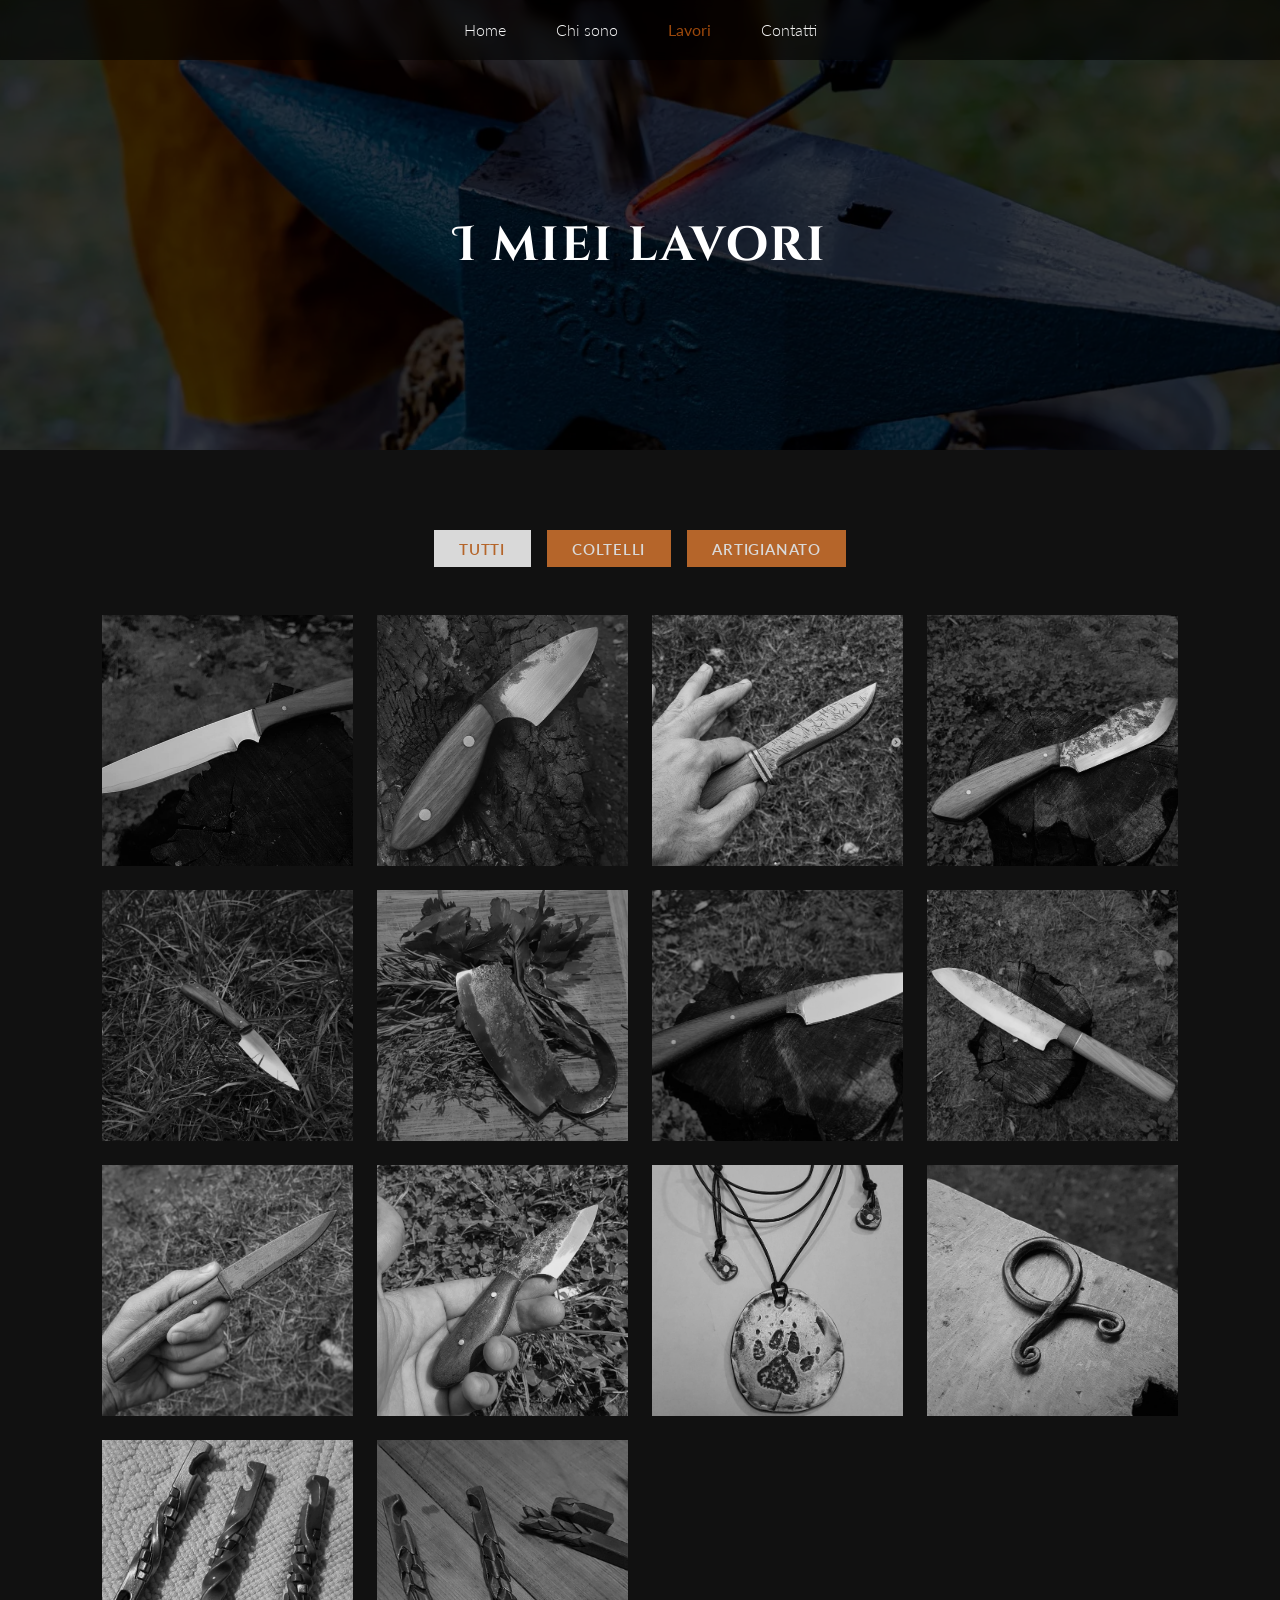
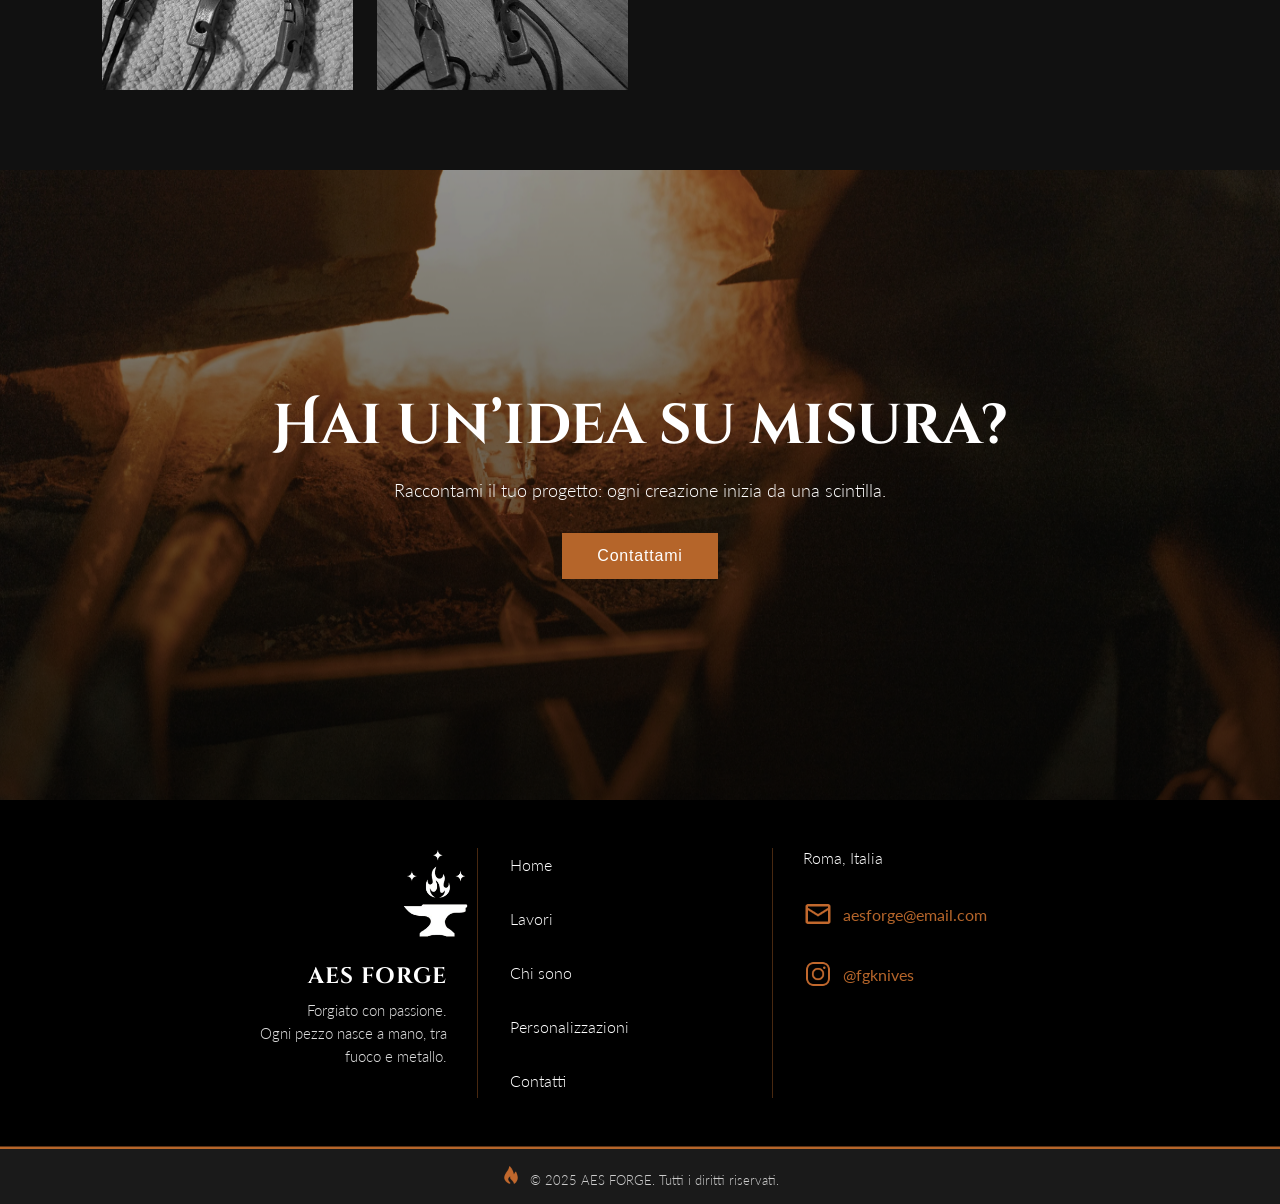
<file: lavori.html>
<!DOCTYPE html>
<html lang="it">
<head>
  <meta charset="UTF-8">
  <meta name="viewport" content="width=device-width, initial-scale=1.0">
  <title>AES Forge</title>
  <link rel="stylesheet" href="css/lavori.css">
  <link rel="preconnect" href="https://fonts.googleapis.com">
<link rel="preconnect" href="https://fonts.gstatic.com" crossorigin>
<link href="https://fonts.googleapis.com/css2?family=Cinzel+Decorative:wght@400;700;900&family=Cinzel:wght@400..900&family=Lato:ital,wght@0,100;0,300;0,400;0,700;0,900;1,100;1,300;1,400;1,700;1,900&display=swap" rel="stylesheet">
</head>
<body>

  <!-- NAVBAR -->
  <header class="navbar">
    <nav>
      <ul>
        <li><a href="index.html" >Home</a></li>
        <li><a href="chisono.html" >Chi sono</a></li>
        <li><a href="lavori.html" class="active">Lavori</a></li>
        
        <li><a href="contatti.html">Contatti</a></li>
      </ul>
    </nav>
  </header>

  <!-- HERO -->
  <section class="hero">
    <div class="overlay"></div>
    <div class="hero-content">
      <h1>I miei lavori</h1>
     
    </div>
  </section>




<section class="gallery" id="lavori">
  <div class="gallery__wrap">
    <div class="gallery__filters">
      <button class="filter-btn active" data-filter="all">TUTTI</button>
      <button class="filter-btn" data-filter="coltelli">COLTELLI</button>
      <button class="filter-btn" data-filter="artigianato">ARTIGIANATO</button>
    </div>

    <div class="gallery__grid">
      <!-- === COLTELLI (10 immagini) === -->
      <figure class="gallery__item coltelli">
        <img src="img/lavori/coltello1.webp" alt="Coltello artigianale 1">
      </figure>
      <figure class="gallery__item coltelli">
        <img src="img/lavori/coltello2.webp" alt="Coltello artigianale 2">
      </figure>
      <figure class="gallery__item coltelli">
        <img src="img/lavori/coltello3.webp" alt="Coltello artigianale 3">
      </figure>
      <figure class="gallery__item coltelli">
        <img src="img/lavori/coltello4.webp" alt="Coltello artigianale 4">
      </figure>
      <figure class="gallery__item coltelli">
        <img src="img/lavori/coltello5.webp" alt="Coltello artigianale 5">
      </figure>
      <figure class="gallery__item coltelli">
        <img src="img/lavori/coltello6.webp" alt="Coltello artigianale 6">
      </figure>
      <figure class="gallery__item coltelli">
        <img src="img/lavori/coltello7.webp" alt="Coltello artigianale 7">
      </figure>
      <figure class="gallery__item coltelli">
        <img src="img/lavori/coltello8.webp" alt="Coltello artigianale 8">
      </figure>
      <figure class="gallery__item coltelli">
        <img src="img/lavori/coltello9.webp" alt="Coltello artigianale 9">
      </figure>
      <figure class="gallery__item coltelli">
        <img src="img/lavori/coltello10.webp" alt="Coltello artigianale 10">
      </figure>

      <!-- === ARTIGIANATO (4 immagini) === -->
      <figure class="gallery__item artigianato">
        <img src="img/lavori/collana1.webp" alt="Opera artigianale 1">
      </figure>
      <figure class="gallery__item artigianato">
        <img src="img/lavori/collana2.webp" alt="Opera artigianale 2">
      </figure>
      <figure class="gallery__item artigianato">
        <img src="img/lavori/collana3.webp" alt="Opera artigianale 3">
      </figure>
      <figure class="gallery__item artigianato">
        <img src="img/lavori/collana4.webp" alt="Opera artigianale 4">
      </figure>
    </div>
  </div>
</section>













<!-- CTA PERSONALIZZAZIONE -->
<section class="cta-custom">
  <div class="cta-custom__overlay"></div>
  <div class="cta-custom__content reveal" style="--d:.2s">
    <h2 class="cta-custom__title">Hai un’idea su misura?</h2>
    <p class="cta-custom__subtitle">
      Raccontami il tuo progetto: ogni creazione inizia da una scintilla.
    </p>
    <a href="contatti.html" class="cta-custom__btn">Contattami</a>
  </div>
</section>


<!-- FOOTER -->
<footer class="footer">
  <div class="footer__top">
    <div class="footer__brand">
      <img src="img/Rectangle 13.png" alt="" aria-hidden="true" class="footer__icon">
      <h3 class="footer__title">AES FORGE</h3>
      <p class="footer__desc">
        Forgiato con passione.<br>
        Ogni pezzo nasce a mano, tra<br>
        fuoco e metallo.
      </p>
    </div>

    <div class="footer__links">
      <ul>
        <li><a href="index.html">Home</a></li>
        <li><a href="lavori.html">Lavori</a></li>
        <li><a href="chisono.html">Chi sono</a></li>
        <li><a href="pers.html">Personalizzazioni</a></li>
        <li><a href="contatti.html">Contatti</a></li>
      </ul>
    </div>

    <div class="footer__contact">
      <p class="footer__location">Roma, Italia</p>
      <p class="footer__mail">
       <img src="img/icons8-nuovo-messaggio-48 (1).png" class="email" alt=""> 
        <a href="mailto:aesforge@email.com">aesforge@email.com</a>
      </p>
      <p class="footer__social">
        <img src="img/icons8-instagram-48 (1).png" class="instagram" alt=""> 
        <a href="https://instagram.com/fgknives" target="_blank">@fgknives</a>
      </p>
    </div>
  </div>

  <div class="footer__bottom">
    <p>
     <img src="img/icons8-elemento-fuoco-60.png" alt="" class="fiamma">
      © 2025 AES FORGE. Tutti i diritti riservati.
    </p>
  </div>
</footer>

  



<script>
  // osserva tutte le card (o qualunque .reveal)
  const reveals = document.querySelectorAll('.reveal');

  const observer = new IntersectionObserver((entries) => {
    entries.forEach((entry) => {
      if (entry.isIntersecting) {
        // entra in viewport: avvia animazione
        entry.target.classList.add('in-view');
      } else {
        // esce dal viewport: resetta così potrà ri-animarsi al prossimo ingresso
        entry.target.classList.remove('in-view');
      }
    });
  }, {
    threshold: 0.2,            // parte quando ~20% è visibile
    rootMargin: '0px 0px -8% 0px' // leggera tolleranza sotto
  });

  reveals.forEach(el => observer.observe(el));




    const els = document.querySelectorAll('.fade-in-left, .fade-in-right, .fade-in-bottom');

  const io = new IntersectionObserver((entries) => {
    entries.forEach((entry) => {
      if (entry.isIntersecting) {
        entry.target.classList.add('in-view');    // entra: avvia animazione
      } else {
        entry.target.classList.remove('in-view'); // esce: reset per ri-animarsi
      }
    });
  }, { threshold: 0.2 });

  els.forEach(el => io.observe(el));
  
  
  
  
  
  (() => {
  const els = document.querySelectorAll('.reveal'); // o i selettori della sezione
  const observer = new IntersectionObserver((entries) => {
    entries.forEach(e => {
      e.target.classList.toggle('in-view', e.isIntersecting);
    });
  }, { threshold: 0.2 });

  els.forEach(el => observer.observe(el));
})();










// --- FAQ Toggle ---
document.querySelectorAll('.faq__question').forEach(btn => {
  btn.addEventListener('click', () => {
    const item = btn.parentElement;
    const icon = btn.querySelector('.faq__icon');
    const isActive = item.classList.contains('active');

    // Chiudi tutte le FAQ aperte
    document.querySelectorAll('.faq__item').forEach(f => {
      f.classList.remove('active');
      const iconImg = f.querySelector('.faq__icon');
      iconImg.src = 'img/icons8-più-100.png';
      iconImg.alt = 'Apri risposta';
    });

    // Se non era attiva, aprila
    if (!isActive) {
      item.classList.add('active');
      icon.src = 'img/icons8-meno-100.png';
      icon.alt = 'Chiudi risposta';
    }
  });
});




// --- FILTRO GALLERY con riordino ---
const filterButtons = document.querySelectorAll('.filter-btn');
const galleryGrid = document.querySelector('.gallery__grid');
const allItems = Array.from(galleryGrid.children);

filterButtons.forEach(btn => {
  btn.addEventListener('click', () => {
    const filter = btn.dataset.filter;

    // aggiorna pulsante attivo
    filterButtons.forEach(b => b.classList.remove('active'));
    btn.classList.add('active');

    // svuota la griglia temporaneamente
    galleryGrid.innerHTML = '';

    // seleziona e riordina
    let itemsToShow;
    if (filter === 'all') {
      itemsToShow = allItems;
    } else {
      itemsToShow = allItems.filter(item => item.classList.contains(filter));
    }

    // aggiungi prima gli elementi filtrati
    itemsToShow.forEach(item => galleryGrid.appendChild(item));

    // se è “tutti”, rimetti tutto in ordine originale
    if (filter === 'all') {
      allItems.forEach(item => galleryGrid.appendChild(item));
    }
  });
});

</script>
</body>
</html>
</file>
<file: css/style.css>
/* Reset base */
* {
  margin: 0;
  padding: 0;
  box-sizing: border-box;
}

body {
  font-family: "Poppins", sans-serif;
  color: white;
  background-color: #1E1E1E;
}

/* Navbar */
.navbar {
  position: fixed;
  top: 0;
  width: 100%;
  background: rgba(0, 0, 0, 0.588);
  backdrop-filter: blur(6px);
  padding: 15px 0;
  z-index: 10;
}

.navbar ul {
  list-style: none;
  display: flex;
  justify-content: center;
  gap: 50px;
 padding: 5px;
}

.navbar a {
  color: #F6F6F6;
  text-decoration: none;
  font-weight: 300;
  transition: color 0.3s;
  font-family: "Lato";
 
}

.navbar a:hover{
  color: #C1682D;
}

.navbar .active{
  color: #9b470b;
    font-weight: 400;

}
/* Hero section */
.hero {
  height: 100vh;
  background: url("../img/hero.webp") center/cover no-repeat;
  display: flex;
  align-items: center;
  justify-content: center;
  position: relative;
  text-align: center;
}

.hero .overlay {
  position: absolute;
  inset: 0;
  background: rgba(0, 0, 0, 0.752);
}

.hero-content {
  position: relative;
  z-index: 1;
}

.logo {
  width: 130px;
  margin-bottom: 15px;
}

.hero h1 {
  font-size: 3rem;
  letter-spacing: 2px;
  margin-bottom: 10px;
    font-family: "Cinzel Decorative";
}

.hero p {
  font-size: 1.2rem;
  margin-bottom: 25px;
  font-weight: 300;
  font-family: "Lato";
  color: #D9D9D9;
}

.btn {
  display: inline-block;
  padding: 12px 25px;
  background: #C1682D;
  color: white;
  font-weight: 400;
  text-decoration: none;
 font-family: "Lato";
  transition: background 0.3s;
}

.btn:hover {
  background: #9b470b;
}






:root{
  --bg-dark: #1e1e1e;
  --muted: #d7d7d7;
  --accent: #C1682D; /* rame/caramello come nel mockup */
}

/* Sezione Intro */
.intro{
  background: #222; /* leggermente più chiaro del body per stacco */
  color: #D9D9D9;
  padding: 200px 0 56px;
  
}

.intro__wrap{
  width: min(1100px, 92%);
  margin: 0 auto;
  display: grid;
  grid-template-columns: 1.1fr 0.9fr; /* testo / immagine */
  gap: 64px;
  align-items: start;
}

.intro__title{
font-family: "Cinzel"; /* puoi cambiare in Cinzel/Cormorant */
  font-size: 40px;
  letter-spacing: .5px;
  color: var(--accent);
  
  text-transform: capitalize;
  margin-bottom: 120px;
}


.intro__text p{
  color: var(--muted);
  line-height: 1.7;
  margin-bottom: 18px;
  font-size: 18px;
 width: 550px;
  font-family: "Lato";
  font-weight: 300;
}

/* Cornice e immagine */
.intro__media{
  margin: 0; /* rimuove margine di <figure> */
}




/* Link “Scopri di più…” in basso a destra della sezione */
.intro__more{
  width: min(1100px, 92%);
  margin: 26px auto 0;
  text-align: right;
}

.more-link{
  color: var(--accent);
  text-decoration: none;
  font-weight: 400;
  transition: opacity .25s ease;
   font-family: "Lato";
}
.more-link:hover{ color:#9b470b}

/* Stato iniziale (fermo e invisibile) */
.fade-in-left,
.fade-in-right,
.fade-in-bottom {
  opacity: 0;
  will-change: transform, opacity;
}

/* posizioni iniziali */
.fade-in-left   { transform: translateX(-60px); }
.fade-in-right  { transform: translateX( 60px); }
.fade-in-bottom { transform: translateY( 30px); }

/* Parte SOLO quando entra in viewport */
.fade-in-left.in-view {
  animation: fadeInLeft 2s ease-out forwards;
}

.fade-in-right.in-view {
  animation: fadeInRight 1s ease-out forwards;
  animation-delay: 1s; /* ritardo rispetto al testo */
}

.fade-in-bottom.in-view {
  animation: fadeInBottom 1s ease-out forwards;
  animation-delay: 1s;
}

/* (già presenti) keyframes invariati */
@keyframes fadeInLeft   { to { opacity:1; transform: translateX(0); } }
@keyframes fadeInRight  { to { opacity:1; transform: translateX(0); } }
@keyframes fadeInBottom { to { opacity:1; transform: translateY(0); } }

:root{

  --card-bg: #0D0D0D;
  --accent: #C1682D;  /* rame */
  --text: #ffffff;
  --muted: #d7d7d7;
}

/* Sezione */
.services{
  background: #2C2C2C;
  color: var(--text);
  padding: 72px 0;
  padding-top: 200px;
  padding-bottom: 200px;


}

.services__wrap{
  width: min(1100px, 92%);
  margin: 0 auto;
}

.services__title{
  text-align: center;
  font-family: "Cinzel";
  font-size: 40px;
  letter-spacing: .5px;
  text-transform: uppercase;
  margin-bottom: 100px;
}

/* Layout immagine + cards */
.services__grid{
  display: grid;
  grid-template-columns: 1.05fr .95fr;
  gap: 48px;
  align-items: start;
}

.services__media img{
  width: 100%;
  height: 550px;
  display: block;
  
}

/* Lista cards a destra */
.services__list{
  display: grid;
  gap: 43px;
}

/* Card */
.service-card{
  background: var(--card-bg);
  border-left: 2px solid var(--accent);
  padding: 49px 28px;
  
  text-align: center;
}

.service-card h3{
  color: var(--accent);
  font-family: "Cinzel";
  font-size: 22px;
  letter-spacing: .6px;
  text-transform: uppercase;
  margin-bottom: 8px;
}

.service-card p{
  color: var(--muted);
  font-weight: 300;
  font-family: "Lato";
}

/* ============================= */
/*     Animazione a cascata      */
/* ============================= */
/* stato iniziale: invisibile/spostato */
.reveal {
  opacity: 0;
  transform: translateX(40px);
}

/* quando entra in vista, parte l'animazione */
.reveal.in-view {
  animation: slideFadeIn .9s cubic-bezier(.22,.9,.22,1) forwards;
  animation-delay: var(--d, 0s); /* usa il delay diverso per 1-2-3 a cascata */
}
@keyframes slideFadeIn{
  to{
    opacity: 1;
    transform: translateX(0);
  }
}

/* Sezione lavori */
.works {
  background: #1f1f1f;
  color: var(--text);
  padding: 200px 0 120px;
  text-align: center;

}

.works__title {
  font-family: "Cinzel", serif;
  font-size: 32px;
  text-transform: uppercase;
  letter-spacing: 1px;
  margin-bottom: 60px;
}

.works__gallery {
  display: flex;
  justify-content: center;
  gap: 40px;
  flex-wrap: wrap;
  margin-bottom: 60px;
}

.work-item {
 
  padding: 8px;
  
  transition: transform 0.4s ease, box-shadow 0.4s ease;
}

.work-item img {
  display: block;
  width: 300px;
  height: auto;
}


/* Bottone */
.btn-fucina {
  background: var(--accent);
  color: #fff;
  text-decoration: none;
  padding: 14px 28px;
  font-family: "Lato";
  font-weight: 500;
  transition: background 0.3s ease;
}

.btn-fucina:hover {
  background: #9b470b;
}

/* ============================= */
/*     Animazioni scroll        */
/* ============================= */
.reveal {
  opacity: 0;
  transform: translateY(40px);
  will-change: opacity, transform;
}

.reveal.in-view {
  animation: fadeUp 1s ease-out forwards;
  animation-delay: var(--d, 0s);
}

@keyframes fadeUp {
  to {
    opacity: 1;
    transform: translateY(0);
  }
}


/* Sezione Personalizzazione */
.custom {
  background: #2b2b2b;
  color: var(--text);
  padding: 100px 0 120px;
}

.custom__wrap {
  width: min(1100px, 92%);
  margin: 0 auto;
}

.custom__title {
  font-family: "Cinzel", serif;
  text-transform: uppercase;
  letter-spacing: .5px;
  font-size: 40px;
  text-align: center;
}

.custom__subtitle {
  text-align: center;
  color: var(--muted);
  font-family: "Lato", sans-serif;
  font-weight: 300;
  margin: 14px auto 46px;
  max-width: 60ch;
  line-height: 1.6;
  font-size: 16px;
}

/* griglia 2 card */
.custom__grid {
  display: grid;
  grid-template-columns: 1fr 1fr;
  gap: 42px;
}

/* card */
.custom-card {
  background: #0f0f0f;
  border: 1px solid #C1682D;
  padding: 36px 36px 32px;
  height: 580px;
 
}

.custom-card__icon {
  display: flex;
  justify-content: center;
  align-items: center;
  margin-bottom: 18px;
}

.custom-card__icon img {
  width: 48px;
  height: auto;
 
  /* filtro per dare tinta rame come var(--accent) */
}

.custom-card__title {
  color: var(--accent);
  font-family: "Cinzel", serif;
  text-transform: uppercase;
  letter-spacing: .6px;
  text-align: center;
  margin-bottom: 80px;
  font-size: 20px;

  
}

/* elenco numerato */
.custom-steps {
  counter-reset: step;
  list-style: none;
  padding-left: 0;
  display: grid;
  gap: 18px;
}

.custom-steps li {
  color: var(--muted);
  line-height: 1.7;
  font-family: "Lato", sans-serif;
  font-weight: 300;
  position: relative;
  padding-left: 28px;
}

.custom-steps li::before {
  counter-increment: step;
  content: counter(step) ".";
  position: absolute;
  left: 0;
  top: 0;
  color: var(--accent);
  font-weight: 700;
}

/* elenco con bullet quadrati */
.custom-list {
  list-style: none;
  padding-left: 0;
  display: grid;
  gap: 12px;
}

.custom-list li {
  color: var(--muted);
  line-height: 1.7;
  font-family: "Lato", sans-serif;
  font-weight: 300;
  position: relative;
  padding-left: 22px;
}

.custom-list li::before {
  content: "";
  width: 8px;
  height: 8px;
  background: var(--accent);
  position: absolute;
  left: 0;
  top: .65em;
}

/* animazione */
.fade-up {
  opacity: 0;
  transform: translateY(30px);
  will-change: opacity, transform;
}

.fade-up.in-view {
  animation: fadeUp .9s ease-out forwards;
  animation-delay: var(--d, 0s);
}

@keyframes fadeUp {
  to { opacity: 1; transform: translateY(0); }
}

/* CTA PERSONALIZZAZIONE */
.cta-custom {
  position: relative;
  min-height: 70vh;
  display: flex;
  align-items: center;
  justify-content: center;
  text-align: center;
  overflow: hidden;
  color: #fff;
  background: #000;
}

.cta-custom__overlay {
  position: absolute;
  inset: 0;
  background: linear-gradient(
      rgba(0, 0, 0, 0.4),
      rgba(0, 0, 0, 0.7)
    ),
    url('../img/pexels-tima-miroshnichenko-5846085.webp') center/cover no-repeat;
  z-index: 0;
  transform: scale(1.1);
  animation: kenburns 14s ease-out forwards;
}

@keyframes kenburns {
  0% { transform: scale(1.15); }
  100% { transform: scale(1.05); }
}

.cta-custom__content {
  position: relative;
  z-index: 1;
  padding: 0 1.5rem;
  max-width: 900px;
}

.cta-custom__title {
  font-family: "Cinzel Decorative", serif;
  
  font-size: clamp(2rem, 5vw, 3.5rem);
  margin-bottom: 1rem;
}

.cta-custom__subtitle {
  font-family: "Lato", sans-serif;
  font-weight: 300;
  font-size: 1.1rem;
  margin-bottom: 2rem;
}

.cta-custom__btn {
  display: inline-block;
  background-color: #b5652a;
  color: #fff;
  text-decoration: none;
  font-weight: 400;
  letter-spacing: 0.05em;
  padding: 0.9rem 2.2rem;
  position: relative;
  overflow: hidden;
  transition: transform 0.2s ease, box-shadow 0.2s ease;
}

.cta-custom__btn:hover {
background: #9b470b;
}

/* effetto scintilla */
.cta-custom__btn::after {
  content: "";
  position: absolute;
  top: 0;
  left: -150%;
  width: 60%;
  height: 100%;
  background: linear-gradient(110deg, transparent 0%, rgba(255,255,255,0.3) 45%, rgba(255,255,255,0.6) 50%, rgba(255,255,255,0.3) 55%, transparent 100%);
  transform: skewX(-20deg);
  animation: shimmer 3.5s ease-in-out infinite;
}




/* ========== FOOTER ========== */
.footer {
  background-color: #000;
  color: #fff;
  font-family: "Lato", sans-serif;
}

.footer__top {
  display: flex;
  justify-content: space-between;
  align-items: flex-start;
  flex-wrap: wrap;
  padding: 3rem 8%;
  border-bottom: 1px solid rgba(181, 101, 42, 0.5);
}

.footer__brand {
  flex: 1 1 280px;
  
 
}

.footer__icon {
  width: 80px;
  height: auto;
  margin-bottom: 1rem;
  
  transform: translateX(295px);
}

.footer__title {
  font-family: "Cinzel", serif;
  font-size: 1.4rem;
  letter-spacing: 1px;
  margin-bottom: 0.5rem;
  text-align: end;
  margin-right: 30px;
}

.footer__desc {
  color: #ddd;
  font-size: 0.95rem;
  line-height: 1.5;
  text-align: end;
  margin-right: 30px;
  font-weight: 300;
}

.footer__links {
  flex: 1 1 200px;
  font-weight: 3000;
  border-left: 1px solid rgba(181, 101, 42, 0.4);
  border-right: 1px solid rgba(181, 101, 42, 0.4);
  padding: 0 2rem;
font-weight: 300;
  height: 250px;
}

.footer__links ul {
  list-style: none;
  padding: 0;
  margin: 0;
  
}

.footer__links a {
  display: block;
  color: #fff;
  text-decoration: none;
  margin: 0.4rem 0;
  transition: color 0.2s ease;
  margin-bottom: 35px;
}

.footer__links a:hover {
  color: #b5652a;
  font-weight: 400;
}

.footer__contact {
  flex: 1 1 280px;
  margin-left: 30px;
  
}

.footer__location {
  font-weight: 300;
  margin-bottom: 2rem;
}

.footer__mail,
.footer__social {
  display: flex;
  align-items: center;
  margin-bottom: 30px;
  color: #b5652a;

}

.footer__mail a,
.footer__social a {
  color: #b5652a;
  text-decoration: none;
}

.footer__mail a:hover,
.footer__social a:hover {
  text-decoration: underline;
}

.email, .instagram{
  width: 30px;
  margin-right: 10px;
}
.fiamma{
  width: 20px;
  margin-right: 5px;
}
.footer__bottom {
  background-color: #1a1a1a;
  text-align: center;
  font-size: 0.8rem;
  padding: 1rem;
  color: #ccc;
  border-top: 2px solid #b5652a;
  font-weight: 300;
}

.footer__icon--flame {
  width: 18px;
  height: 18px;
  vertical-align: middle;
  fill: #b5652a;
  margin-right: 6px;
}







/* ========== MEDIA QUERY – MOBILE (max 600px) ========== */
@media (max-width: 600px) {

  html, body {
    overflow-x: hidden;
    width: 100%;
  }

  /* ===== Navbar ===== */

.navbar {
  position: fixed;
  top: 0;
  width: 100%;
  background: rgba(0, 0, 0, 0.588);
  backdrop-filter: blur(6px);
  padding: 15px 0;
  z-index: 10;
}

.navbar ul {
  list-style: none;
  display: flex;
  justify-content: center;
  gap: 30px;
 padding: 5px;
}

.navbar a {
  color: #F6F6F6;
  text-decoration: none;
  font-weight: 300;
  font-size: 17px;
  transition: color 0.3s;
  font-family: "Lato";
 
}
 


 
  /* ===== Hero ===== */
  .hero {
    height: 100vh;
    background-position: center;
    text-align: center;
    padding: 0 1rem;
  }

  .hero h1 { font-size: 2rem; }
  .hero p { font-size: 1rem; }
  .logo { width: 90px; }

  .hero-content .btn{
    font-size: 0.8rem;

  }
  /* ===== Intro ===== */
  .intro {
    padding: 120px 0 60px;
  }

  .intro__wrap {
    grid-template-columns: 1fr;
    text-align: center;
    gap: 40px;
  }

  .intro__title { font-size: 1.3rem; margin-bottom: 40px; }
  .intro__text p { width: 100%; font-size: 0.9rem; }

  .intro__media img {
    width: 80%;
  
    height: auto;
    margin: 0 auto;
  }

  .intro__more { text-align: end; font-size: 0.9rem; }

  /* ===== Servizi ===== */
  .services {
    padding: 100px 0;
  }

  .services__grid {
    grid-template-columns: 1fr;
  }

  .services__media img {
   width: 330px;
  object-fit: cover;
    height: 200px;
    margin: 0 auto;
  }

  .service-card {
    display: flex;
    flex-direction: column;
  align-items: center;
  justify-content: center;
    width: 330px;
   height: 100px;
     margin: 0 auto;
  
  }

  .service-card h3{
    font-size: 1rem;
  }
  .service-card p{
    font-size: 0.8rem;
  }
  .services__title { font-size: 1.3rem; margin-bottom: 50px; }

  /* ===== Lavori ===== */
  .works {
    padding: 120px 0 80px;
  }

  .works__gallery {
    flex-direction: column;
    gap: 20px;
  }

  .work-item img {
    width: 80%;
    margin: 0 auto;
  }

  .works__title { font-size: 1.3rem; }

  .btn-fucina{
    font-size: 0.8rem;
  }

  /* ===== Personalizzazione ===== */
  .custom__grid {
    grid-template-columns: 1fr;
    gap: 30px;
  }

  .custom-card {
    height: auto;
    padding: 28px 20px;
  }

  .custom-card__title {
    margin-bottom: 40px;
    font-size: 1rem;
  }
  .custom__subtitle{
    font-size: 1rem;
  }
  .custom-steps li{
    font-size: 0.9rem;
  }
.custom-list{
  font-size: 0.9rem;
}
  .custom__title { font-size: 1.3rem; }

  /* ===== CTA ===== */
  .cta-custom {
    min-height: 60vh;
    padding: 80px 20px;
  }

  .cta-custom__title {
    font-size: 1.8rem;
  }

  .cta-custom__subtitle {
    font-size: 1rem;
  }

  .cta-custom__btn {
    padding: 0.8rem 2rem;
    font-size: 0.95rem;
  }

  /* ===== Footer ===== */
  .footer__top {
    flex-direction:column;
    align-items: center;
    text-align: center;
    padding: 2rem 1rem;
   
  }

  .footer__icon {
    transform: none;
    margin: 0 auto 1rem; 
    margin-top: 40px;
  }

  .footer__title,
  .footer__desc {
    text-align: center;
    margin: 0;
  }

  .footer__links {
    border: none;
    padding: 1rem 0;
    height: auto;
    margin-top: 30px;
  }

  .footer__links ul {
    text-align: center;
  }

  .footer__links a {
    margin-bottom: 10px;
  }
 

  .footer__contact {
    margin: 1.5rem 0 0;
    text-align: center;
  }

  .footer__mail,
  .footer__social {
    justify-content: center;
    
  }

  .footer__bottom {
    padding: 0.8rem;
    font-size: 0.75rem;
  }
}
</file>
<file: css/chisono.css>
/* Reset base */
* {
  margin: 0;
  padding: 0;
  box-sizing: border-box;
}

body {
  font-family: "Poppins", sans-serif;
  color: white;
  background-color: #1E1E1E;
}

/* Navbar */
.navbar {
  position: fixed;
  top: 0;
  width: 100%;
  background: rgba(0, 0, 0, 0.588);
  backdrop-filter: blur(6px);
  padding: 15px 0;
  z-index: 10;
}

.navbar ul {
  list-style: none;
  display: flex;
  justify-content: center;
  gap: 50px;
 padding: 5px;
}

.navbar a {
  color: #F6F6F6;
  text-decoration: none;
  font-weight: 300;
  transition: color 0.3s;
  font-family: "Lato";
 
}

.navbar a:hover{
  color: #C1682D;
}

.navbar .active{
  color: #9b470b;
      font-weight: 400;

}
/* Hero section */
.hero {
  height: 50vh;
  background: url("../img/hero.webp") center/cover no-repeat;
  display: flex;
  align-items: center;
  justify-content: center;
  position: relative;
  text-align: center;
}

.hero .overlay {
  position: absolute;
  inset: 0;
  background: rgba(0, 0, 0, 0.752);
}

.hero-content {
  position: relative;
  z-index: 1;
}


.hero h1 {
  font-size: 3rem;
  letter-spacing: 2px;
  margin-bottom: 10px;
    font-family: "Cinzel Decorative";
  margin-top: 50px;

}

.hero p {
  font-size: 1.2rem;
  margin-bottom: 25px;
  font-weight: 300;
  font-family: "Lato";
  color: #D9D9D9;
}

.btn {
  display: inline-block;
  padding: 12px 25px;
  background: #C1682D;
  color: white;
  font-weight: 400;
  text-decoration: none;
 font-family: "Lato";
  transition: background 0.3s;
}

.btn:hover {
  background: #9b470b;
}







:root{
  --bg-dark: #1e1e1e;
  --muted: #d7d7d7;
  --accent: #C1682D; /* rame/caramello come nel mockup */
}

/* Sezione Intro */
.intro{
  background: #222; /* leggermente più chiaro del body per stacco */
  color: #D9D9D9;
  padding: 200px 0 56px;
  
}

.intro__wrap{
  width: min(1100px, 92%);
  margin: 0 auto;
  display: grid;
  grid-template-columns: 1.1fr 0.9fr; /* testo / immagine */
  gap: 64px;
  align-items: start;
}

.intro__title{
font-family: "Cinzel"; /* puoi cambiare in Cinzel/Cormorant */
  font-size: 40px;
  letter-spacing: .5px;
  color: var(--accent);
  
  text-transform: capitalize;
  margin-bottom: 120px;
}


.intro__text p{
  color: var(--muted);
  line-height: 1.7;
  margin-bottom: 18px;
  font-size: 18px;
 width: 550px;
  font-family: "Lato";
  font-weight: 400;
}

/* Cornice e immagine */
.intro__media{
  margin: 0; /* rimuove margine di <figure> */
}




/* Link “Scopri di più…” in basso a destra della sezione */
.intro__more{
  width: min(1100px, 92%);
  margin: 26px auto 0;
  text-align: right;
}

.more-link{
  color: var(--accent);
  text-decoration: none;
  font-weight: 400;
  transition: opacity .25s ease;
   font-family: "Lato";
}
.more-link:hover{ color:#9b470b}

/* Stato iniziale (fermo e invisibile) */
.fade-in-left,
.fade-in-right,
.fade-in-bottom {
  opacity: 0;
  will-change: transform, opacity;
}

/* posizioni iniziali */
.fade-in-left   { transform: translateX(-60px); }
.fade-in-right  { transform: translateX( 60px); }
.fade-in-bottom { transform: translateY( 30px); }

/* Parte SOLO quando entra in viewport */
.fade-in-left.in-view {
  animation: fadeInLeft 2s ease-out forwards;
}

.fade-in-right.in-view {
  animation: fadeInRight 1s ease-out forwards;
  animation-delay: 1s; /* ritardo rispetto al testo */
}

.fade-in-bottom.in-view {
  animation: fadeInBottom 1s ease-out forwards;
  animation-delay: 1s;
}

/* (già presenti) keyframes invariati */
@keyframes fadeInLeft   { to { opacity:1; transform: translateX(0); } }
@keyframes fadeInRight  { to { opacity:1; transform: translateX(0); } }
@keyframes fadeInBottom { to { opacity:1; transform: translateY(0); } }

:root{

  --card-bg: #0D0D0D;
  --accent: #C1682D;  /* rame */
  --text: #ffffff;
  --muted: #d7d7d7;
}










/* ========== SEZIONE VALORI ========== */
.values {
  background-color: #111;
  color: #fff;
  padding: 6rem 8% 5rem;
  text-align: center;
}

.values__title {
  font-family: "Cinzel", serif;
  font-size: clamp(1.8rem, 4vw, 2.4rem);
  margin-bottom: 6rem;
  letter-spacing: 1px;
  color: #fff;
  position: relative;
}

.values__grid {
  display: grid;
  grid-template-columns: repeat(auto-fit, minmax(220px, 1fr));
  gap: 2rem;
  justify-items: center;
}

.value-card {
  background-color: #0c0c0c;
  border: 1px solid #b5652a;
  padding: 2.5rem 1.8rem;
  max-width: 260px;
  transition: transform 0.25s ease, box-shadow 0.25s ease;
  margin-bottom: 30px;
}

.value-card:hover {
  transform: translateY(-5px);
  box-shadow: 0 0 20px rgba(181, 101, 42, 0.3);
}

.value-card__icon {
  width: 48px;
  height: auto;
  margin-bottom: 1.2rem;
}

.value-card__title {
  font-family: "Cinzel", serif;
  color: #b5652a;
  font-size: 1.1rem;
  margin-bottom: 0.8rem;
  letter-spacing: 0.05em;
  margin-top: 10px;
}

.value-card__text {
  font-family: "Lato", sans-serif;
  font-size: 0.95rem;
  font-weight: 300;
  color: #ccc;
  line-height: 1.5;
  margin-top: 30px;
}




/* Sezione lavori */
.works {
  background: #1f1f1f;
  color: var(--text);
  padding: 150px 0 200px;
  text-align: center;

}

.works__title {
  font-family: "Cinzel", serif;
  font-size: 32px;
  text-transform: uppercase;
  letter-spacing: 1px;
  margin-bottom: 60px;
}

.works__gallery {
  display: flex;
  justify-content: center;
  gap: 40px;
  flex-wrap: wrap;
  margin-bottom: 60px;
}

.work-item {
 
  padding: 8px;
  
  transition: transform 0.4s ease, box-shadow 0.4s ease;
}

.work-item img {
  display: block;
  width: 300px;
  height: auto;
}


/* Bottone */
.btn-fucina {
  background: var(--accent);
  color: #fff;
  text-decoration: none;
  padding: 14px 28px;
  font-family: "Lato";
  font-weight: 500;
  transition: background 0.3s ease;
}

.btn-fucina:hover {
  background: #9b470b;
}

/* ============================= */
/*     Animazioni scroll        */
/* ============================= */
.reveal {
  opacity: 0;
  transform: translateY(40px);
  will-change: opacity, transform;
}

.reveal.in-view {
  animation: fadeUp 1s ease-out forwards;
  animation-delay: var(--d, 0s);
}

@keyframes fadeUp {
  to {
    opacity: 1;
    transform: translateY(0);
  }
}








/* ========== FAQ ========== */
.faq {
  background-color: #1a1a1a;
  color: #fff;
  padding: 6rem 8%;
  font-family: "Lato", sans-serif;
}

.faq__wrap {
  max-width: 900px;
  margin: 0 auto;
}

.faq__title {
  font-family: "Cinzel", serif;
  font-size: clamp(1.8rem, 4vw, 2.4rem);
  margin-bottom: 3rem;
  color: #fff;
  letter-spacing: 1px;
}

.faq__item {
  border-bottom: 1px solid rgba(181, 101, 42, 0.4);
  padding: 1.2rem 0;
}

.faq__question {
  width: 100%;
  background: none;
  border: none;
  color: #b5652a;
  font-family: "Cinzel", serif;
  font-weight: 600;
  font-size: 1.1rem;
  letter-spacing: 0.03em;
  text-align: left;
  display: flex;
  justify-content: space-between;
  align-items: center;
  cursor: pointer;
  padding: 0;
  transition: color 0.25s ease;
}

.faq__question:hover {
  color: #d57b3b;
}

.faq__icon {
  width: 20px;
  height: 20px;
  transition: transform 0.25s ease;
}

.faq__answer {
  display: none;
  padding-top: 0.8rem;
  color: #ccc;
  font-weight: 300;
  line-height: 1.6;
  font-size: 1rem;
}

.faq__item.active .faq__answer {
  display: block;
}

.faq__item.active .faq__icon {
  transform: rotate(180deg);
}

/* spacing + reveal compatibilità */
.faq__item.reveal {
  opacity: 0;
  transform: translateY(10px);
}
.faq__item.in-view {
  opacity: 1;
  transform: translateY(0);
  transition: opacity .6s ease, transform .6s ease;
}




/* CTA PERSONALIZZAZIONE */
.cta-custom {
  position: relative;
  min-height: 70vh;
  display: flex;
  align-items: center;
  justify-content: center;
  text-align: center;
  overflow: hidden;
  color: #fff;
  background: #000;
}

.cta-custom__overlay {
  position: absolute;
  inset: 0;
  background: linear-gradient(
      rgba(0, 0, 0, 0.4),
      rgba(0, 0, 0, 0.7)
    ),
    url('../img/pexels-tima-miroshnichenko-5846085.webp') center/cover no-repeat;
  z-index: 0;
  transform: scale(1.1);
  animation: kenburns 14s ease-out forwards;
}

@keyframes kenburns {
  0% { transform: scale(1.15); }
  100% { transform: scale(1.05); }
}

.cta-custom__content {
  position: relative;
  z-index: 1;
  padding: 0 1.5rem;
  max-width: 900px;
}

.cta-custom__title {
  font-family: "Cinzel Decorative", serif;
  
  font-size: clamp(2rem, 5vw, 3.5rem);
  margin-bottom: 1rem;
}

.cta-custom__subtitle {
  font-family: "Lato", sans-serif;
  font-weight: 300;
  font-size: 1.1rem;
  margin-bottom: 2rem;
}

.cta-custom__btn {
  display: inline-block;
  background-color: #b5652a;
  color: #fff;
  text-decoration: none;
  font-weight: 400;
  letter-spacing: 0.05em;
  padding: 0.9rem 2.2rem;
  position: relative;
  overflow: hidden;
  transition: transform 0.2s ease, box-shadow 0.2s ease;
}

.cta-custom__btn:hover {
  background: #9b470b;
}

/* effetto scintilla */
.cta-custom__btn::after {
  content: "";
  position: absolute;
  top: 0;
  left: -150%;
  width: 60%;
  height: 100%;
  background: linear-gradient(110deg, transparent 0%, rgba(255,255,255,0.3) 45%, rgba(255,255,255,0.6) 50%, rgba(255,255,255,0.3) 55%, transparent 100%);
  transform: skewX(-20deg);
  animation: shimmer 3.5s ease-in-out infinite;
}




/* ========== FOOTER ========== */
.footer {
  background-color: #000;
  color: #fff;
  font-family: "Lato", sans-serif;
}

.footer__top {
  display: flex;
  justify-content: space-between;
  align-items: flex-start;
  flex-wrap: wrap;
  padding: 3rem 8%;
  border-bottom: 1px solid rgba(181, 101, 42, 0.5);
}

.footer__brand {
  flex: 1 1 280px;
  
 
}

.footer__icon {
  width: 80px;
  height: auto;
  margin-bottom: 1rem;
  
  transform: translateX(295px);
}

.footer__title {
  font-family: "Cinzel", serif;
  font-size: 1.4rem;
  letter-spacing: 1px;
  margin-bottom: 0.5rem;
  text-align: end;
  margin-right: 30px;
}

.footer__desc {
  color: #ddd;
  font-size: 0.95rem;
  line-height: 1.5;
  text-align: end;
  margin-right: 30px;
    font-weight: 300;

}

.footer__links {
  flex: 1 1 200px;
  
  border-left: 1px solid rgba(181, 101, 42, 0.4);
  border-right: 1px solid rgba(181, 101, 42, 0.4);
  padding: 0 2rem;
  font-weight: 300;

  height: 250px;
}

.footer__links ul {
  list-style: none;
  padding: 0;
  margin: 0;
  
}

.footer__links a {
  display: block;
  color: #fff;
  text-decoration: none;
  margin: 0.4rem 0;
  transition: color 0.2s ease;
  margin-bottom: 35px;
}

.footer__links a:hover {
  color: #b5652a;
    font-weight: 400;

}

.footer__contact {
  flex: 1 1 280px;
  margin-left: 30px;
}

.footer__location {
  font-weight: 500;
  margin-bottom: 2rem;
    font-weight: 300;

}

.footer__mail,
.footer__social {
  display: flex;
  align-items: center;
  margin-bottom: 30px;
  color: #b5652a;

}

.footer__mail a,
.footer__social a {
  color: #b5652a;
  text-decoration: none;
}

.footer__mail a:hover,
.footer__social a:hover {
  text-decoration: underline;
}

.email, .instagram{
  width: 30px;
  margin-right: 10px;
}
.fiamma{
  width: 20px;
  margin-right: 5px;
}
.footer__bottom {
  background-color: #1a1a1a;
  text-align: center;
  font-size: 0.8rem;
  font-weight: 300;
  padding: 1rem;
  color: #ccc;
  border-top: 2px solid #b5652a;
}

.footer__icon--flame {
  width: 18px;
  height: 18px;
  vertical-align: middle;
  fill: #b5652a;
  margin-right: 6px;
}



@media (max-width: 600px) {

  html, body {
    overflow-x: hidden;
    width: 100%;
  }

  /* ===== Navbar ===== */

.navbar {
  position: fixed;
  top: 0;
  width: 100%;
  background: rgba(0, 0, 0, 0.588);
  backdrop-filter: blur(6px);
  padding: 15px 0;
  z-index: 10;
}

.navbar ul {
  list-style: none;
  display: flex;
  justify-content: center;
  gap: 30px;
 padding: 5px;
}

.navbar a {
  color: #F6F6F6;
  text-decoration: none;
  font-weight: 300;
  font-size: 17px;
  transition: color 0.3s;
  font-family: "Lato";
 
}
 


 
  /* ===== Hero ===== */
  .hero {
    height: 50vh;
    background-position: center;
    text-align: center;
    padding: 0 1rem;
  }

  .hero h1 { font-size: 2rem; }

  /* ===== Intro ===== */
  .intro {
    padding: 80px 0 60px;
  }

  .intro__wrap {
    grid-template-columns: 1fr ;
    text-align: center;
    gap: 40px;
  }

  .intro__title { font-size: 1.3rem; margin-bottom: 40px; }
  .intro__text p { width: 100%; font-size: 0.9rem; }
.intro__media img{
    width: 90%;
  
    height: auto;
    margin: 0 auto;
}
 



.values__title{
   font-size: 1.3rem;
}
  
.value-card{
  width: 250px;
  height: 330px;
}

.value-card__title{
   font-size: 1rem;
}
.value-card__text{
   font-size: 0.9rem;

  
}
  /* ===== Lavori ===== */
  .works {
    padding: 120px 0 80px;
    
  }

  .works__gallery {
    flex-direction:column;
    gap: 20px;
  }

  .work-item img {
    width: 80%;
    margin: 0 auto;
  }

  .works__title { font-size: 1.3rem; }

.works__cta{
  font-size: 0.8rem;
 
}


  .faq__title{
    font-size: 1.3rem;
  }
  .faq__question{
    font-size: 12px;
  }
  .faq__answer{
    font-size: 11px;
  }
  /* ===== Personalizzazione ===== */
  .custom__grid {
    grid-template-columns: 1fr;
    gap: 30px;
  }

  .custom-card {
    height: auto;
    padding: 28px 20px;
  }

  .custom-card__title {
    margin-bottom: 40px;
  }

  .custom__title { font-size: 1.8rem; }

  /* ===== CTA ===== */
  .cta-custom {
    min-height: 60vh;
    padding: 80px 20px;
  }

  .cta-custom__title {
    font-size: 1.5rem;
  }

  .cta-custom__subtitle {
    font-size: 0.8rem;
  }

  .cta-custom__btn {
    padding: 0.8rem 2rem;
    font-size: 0.8rem;
  }

  /* ===== Footer ===== */
  .footer__top {
    flex-direction:column;
    align-items: center;
    text-align: center;
    padding: 2rem 1rem;
   
  }

  .footer__icon {
    transform: none;
    margin: 0 auto 1rem; 
    margin-top: 40px;
  }

  .footer__title,
  .footer__desc {
    text-align: center;
    margin: 0;
  }

  .footer__links {
    border: none;
    padding: 1rem 0;
    height: auto;
    margin-top: 30px;
  }

  .footer__links ul {
    text-align: center;
  }

  .footer__links a {
    margin-bottom: 10px;
  }
 

  .footer__contact {
    margin: 1.5rem 0 0;
    text-align: center;
  }

  .footer__mail,
  .footer__social {
    justify-content: center;
    
  }

  .footer__bottom {
    padding: 0.8rem;
    font-size: 0.75rem;
  }
}
</file>
<file: css/contatti.css>
/* Reset base */
* {
  margin: 0;
  padding: 0;
  box-sizing: border-box;
}

body {
  font-family: "Poppins", sans-serif;
  color: white;
  background-color: #1E1E1E;
}

/* Navbar */
.navbar {
  position: fixed;
  top: 0;
  width: 100%;
  background: rgba(0, 0, 0, 0.588);
  backdrop-filter: blur(6px);
  padding: 15px 0;
  z-index: 10;
}

.navbar ul {
  list-style: none;
  display: flex;
  justify-content: center;
  gap: 50px;
 padding: 5px;
}

.navbar a {
  color: #F6F6F6;
  text-decoration: none;
  font-weight: 300;
  transition: color 0.3s;
  font-family: "Lato";
 
}

.navbar a:hover{
  color: #C1682D;
}

.navbar .active{
  color: #9b470b;
      font-weight: 400;

}
/* Hero section */
.hero {
  height: 50vh;
  background: url("../img/hero.webp") center/cover no-repeat;
  display: flex;
  align-items: center;
  justify-content: center;
  position: relative;
  text-align: center;
}

.hero .overlay {
  position: absolute;
  inset: 0;
  background: rgba(0, 0, 0, 0.752);
}

.hero-content {
  position: relative;
  z-index: 1;
}


.hero h1 {
  font-size: 3rem;
  letter-spacing: 2px;
  margin-bottom: 10px;
    font-family: "Cinzel Decorative";
  margin-top: 50px;

}

.hero p {
  font-size: 1.2rem;
  margin-bottom: 25px;
  font-weight: 300;
  font-family: "Lato";
  color: #D9D9D9;
}

.btn {
  display: inline-block;
  padding: 12px 25px;
  background: #C1682D;
  color: white;
  font-weight: 400;
  text-decoration: none;
 font-family: "Lato";
  transition: background 0.3s;
}

.btn:hover {
  background: #9b470b;
}







:root{
  --bg-dark: #1e1e1e;
  --muted: #d7d7d7;
  --accent: #C1682D; /* rame/caramello come nel mockup */
}





/* ======= CONTATTI ======= */
.contact {
  background-color: #1a1a1a;
  color: white;
  padding: 6rem 8%;
  font-family: "Lato", sans-serif;
}

.contact__intro {
  text-align: center;
  font-style: italic;
  font-weight: 300;
  color: white;
  margin-bottom: 3rem;
  font-size: 1.1rem;
}

.contact__wrap {
  max-width: 720px;
  margin: 0 auto;
  background-color: #000;
  border: 1px solid rgba(181, 101, 42, 0.6);
  padding: 3rem 2.5rem;
}

.contact__top {
  display: flex;
  justify-content: center;
  align-items: center;
  gap: 3rem;
  border-bottom: 1px solid rgba(181, 101, 42, 0.5);
  padding-bottom: 1.5rem;
  margin-bottom: 2rem;
}

.contact__info {
  display: flex;
  align-items: center;
  gap: 0.6rem;
  
}

.contact__icon {
  width: 20px;
  height: 20px;
}

.contact__info a {
  color: #b5652a;
  text-decoration: none;
  font-weight: 600;
}

.contact__info a:hover {
  text-decoration: underline;
}

/* ===== FORM ===== */
.contact__form {
  display: flex;
  flex-direction: column;
  gap: 1rem;
}

.contact__form label {
  font-size: 0.9rem;
  font-weight: 500;
  color: #d9d9d9;
  margin-top: 0.5rem;
}

.contact__form input,
.contact__form textarea {
  background-color: #111;
  color: #fff;
  border: 1px solid #b5652a;
  padding: 0.8rem;
  font-family: "Lato", sans-serif;
  font-size: 0.95rem;
  outline: none;
  resize: none;
  border-radius: 0; /* nessun arrotondamento */
  transition: border-color 0.2s ease, background-color 0.2s ease;
}

.contact__form input:focus,
.contact__form textarea:focus {
  border-color: #d57b3b;
  background-color: #151515;
}

/* bottone */
.contact__btn {
  background-color: #b5652a;
  color: white;
  border: none;
  font-weight: 400;
  font-size: 1rem;
  padding: 0.9rem 2rem;
  margin-top: 1rem;
  cursor: pointer;
  border-radius: 0; /* squadrato */
  align-self: center;
  transition: background-color 0.2s ease, transform 0.2s ease;
}

.contact__btn:hover {
   background: #9b470b;
}


/* Sezione lavori */
.works {
  background: #1f1f1f;
  color: var(--text);
  padding: 200px 0 120px;
  text-align: center;

}

.works__title {
  font-family: "Cinzel", serif;
  font-size: 32px;
  text-transform: uppercase;
  letter-spacing: 1px;
  margin-bottom: 60px;
}

.works__gallery {
  display: flex;
  justify-content: center;
  gap: 40px;
  flex-wrap: wrap;
  margin-bottom: 60px;
}

.work-item {
 
  padding: 8px;
  
  transition: transform 0.4s ease, box-shadow 0.4s ease;
}

.work-item img {
  display: block;
  width: 300px;
  height: auto;
}


/* Bottone */
.btn-fucina {
  background: var(--accent);
  color: #fff;
  text-decoration: none;
  padding: 14px 28px;
  font-family: "Lato";
  font-weight: 500;
  transition: background 0.3s ease;
}

.btn-fucina:hover {
  background: #9b470b;
}

/* ============================= */
/*     Animazioni scroll        */
/* ============================= */
.reveal {
  opacity: 0;
  transform: translateY(40px);
  will-change: opacity, transform;
}

.reveal.in-view {
  animation: fadeUp 1s ease-out forwards;
  animation-delay: var(--d, 0s);
}

@keyframes fadeUp {
  to {
    opacity: 1;
    transform: translateY(0);
  }
}

/* ========== FAQ ========== */
.faq {
  background-color: #1a1a1a;
  color: #fff;
  padding: 6rem 8%;
  font-family: "Lato", sans-serif;
}

.faq__wrap {
  max-width: 900px;
  margin: 0 auto;
}

.faq__title {
  font-family: "Cinzel", serif;
  font-size: clamp(1.8rem, 4vw, 2.4rem);
  margin-bottom: 3rem;
  color: #fff;
  letter-spacing: 1px;
}

.faq__item {
  border-bottom: 1px solid rgba(181, 101, 42, 0.4);
  padding: 1.2rem 0;
}

.faq__question {
  width: 100%;
  background: none;
  border: none;
  color: #b5652a;
  font-family: "Cinzel", serif;
  font-weight: 600;
  font-size: 1.1rem;
  letter-spacing: 0.03em;
  text-align: left;
  display: flex;
  justify-content: space-between;
  align-items: center;
  cursor: pointer;
  padding: 0;
  transition: color 0.25s ease;
}

.faq__question:hover {
  color: #d57b3b;
}

.faq__icon {
  width: 20px;
  height: 20px;
  transition: transform 0.25s ease;
}

.faq__answer {
  display: none;
  padding-top: 0.8rem;
  color: #ccc;
  font-weight: 300;
  line-height: 1.6;
  font-size: 1rem;
}

.faq__item.active .faq__answer {
  display: block;
}

.faq__item.active .faq__icon {
  transform: rotate(180deg);
}

/* spacing + reveal compatibilità */
.faq__item.reveal {
  opacity: 0;
  transform: translateY(10px);
}
.faq__item.in-view {
  opacity: 1;
  transform: translateY(0);
  transition: opacity .6s ease, transform .6s ease;
}









/* ========== FOOTER ========== */
.footer {
  background-color: #000;
  color: #fff;
  font-family: "Lato", sans-serif;
}

.footer__top {
  display: flex;
  justify-content: space-between;
  align-items: flex-start;
  flex-wrap: wrap;
  padding: 3rem 8%;
  border-bottom: 1px solid rgba(181, 101, 42, 0.5);
}

.footer__brand {
  flex: 1 1 280px;
  
 
}

.footer__icon {
  width: 80px;
  height: auto;
  margin-bottom: 1rem;
  
  transform: translateX(295px);
}

.footer__title {
  font-family: "Cinzel", serif;
  font-size: 1.4rem;
  letter-spacing: 1px;
  margin-bottom: 0.5rem;
  text-align: end;
  margin-right: 30px;
}

.footer__desc {
  color: #ddd;
  font-size: 0.95rem;
  line-height: 1.5;
  text-align: end;
  margin-right: 30px;
    font-weight: 300;

}

.footer__links {
  flex: 1 1 200px;
  
  border-left: 1px solid rgba(181, 101, 42, 0.4);
  border-right: 1px solid rgba(181, 101, 42, 0.4);
  padding: 0 2rem;
  font-weight: 300;

  height: 250px;
}

.footer__links ul {
  list-style: none;
  padding: 0;
  margin: 0;
  
}

.footer__links a {
  display: block;
  color: #fff;
  text-decoration: none;
  margin: 0.4rem 0;
  transition: color 0.2s ease;
  margin-bottom: 35px;
}

.footer__links a:hover {
  color: #b5652a;
    font-weight: 400;

}

.footer__contact {
  flex: 1 1 280px;
  margin-left: 30px;
}

.footer__location {
  font-weight: 500;
  margin-bottom: 2rem;
    font-weight: 300;

}

.footer__mail,
.footer__social {
  display: flex;
  align-items: center;
  margin-bottom: 30px;
  color: #b5652a;

}

.footer__mail a,
.footer__social a {
  color: #b5652a;
  text-decoration: none;
}

.footer__mail a:hover,
.footer__social a:hover {
  text-decoration: underline;
}

.email, .instagram{
  width: 30px;
  margin-right: 10px;
}
.fiamma{
  width: 20px;
  margin-right: 5px;
}
.footer__bottom {
  background-color: #1a1a1a;
  text-align: center;
  font-size: 0.8rem;
  font-weight: 300;
  padding: 1rem;
  color: #ccc;
  border-top: 2px solid #b5652a;
}

.footer__icon--flame {
  width: 18px;
  height: 18px;
  vertical-align: middle;
  fill: #b5652a;
  margin-right: 6px;
}






@media (max-width: 600px) {

  html, body {
    overflow-x: hidden;
    width: 100%;
  }

  /* ===== Navbar ===== */

.navbar {
  position: fixed;
  top: 0;
  width: 100%;
  background: rgba(0, 0, 0, 0.588);
  backdrop-filter: blur(6px);
  padding: 15px 0;
  z-index: 10;
}

.navbar ul {
  list-style: none;
  display: flex;
  justify-content: center;
  gap: 30px;
 padding: 5px;
}

.navbar a {
  color: #F6F6F6;
  text-decoration: none;
  font-weight: 300;
  font-size: 17px;
  transition: color 0.3s;
  font-family: "Lato";
 
}
 


 
  /* ===== Hero ===== */
  .hero {
    height: 50vh;
    background-position: center;
    text-align: center;
    padding: 0 1rem;
  }

  .hero h1 { font-size: 2rem; }


 

  /* ===== Sezione Contatti ===== */
  .contact {
    padding: 4rem 1.2rem;
  }

  .contact__intro {
    font-size: 1rem;
    margin-bottom: 4rem;
    padding: 0 0.5rem;
  }

  /* ===== Box contenitore ===== */
  .contact__wrap {
    padding: 2rem 1.2rem;
    max-width: 100%;
  }

  /* ===== Blocco in alto (email + instagram) ===== */
  .contact__top {
    flex-direction: column;
    gap: 1.2rem;
    padding-bottom: 1.2rem;
    margin-bottom: 2rem;
  }

  .contact__info {
    justify-content: center;
    gap: 0.5rem;
  }

  .contact__icon {
    width: 22px;
    height: 22px;
  }

  .contact__info a {
    font-size: 0.95rem;
    word-break: break-word;
  }

  /* ===== Form ===== */
  .contact__form {
    gap: 1rem;
    width: 100%;
  }

  .contact__form label {
    font-size: 0.85rem;
    margin-bottom: 10px;
    margin-top: 10px;
  }

  .contact__form input,
  .contact__form textarea {
    width: 100%;
    font-size: 0.95rem;
    padding: 0.75rem;
  }

  .contact__form textarea {
    height: 130px;
  }

  /* ===== Bottone ===== */
  .contact__btn {
    width: 100%;
    max-width: 100px;
    padding: 0.7rem;
    font-size: 1rem;
    margin-top: 1.2rem;
  }




/* ===== Lavori ===== */
  .works {
    padding: 120px 0 80px;
  }

  .works__gallery {
    flex-direction: column;
    gap: 20px;
  }

  .work-item img {
    width: 80%;
    margin: 0 auto;
  }

  .works__title { font-size: 1.3rem; }

  .btn-fucina{
    font-size: 0.8rem;
  }




  .faq__title{
    font-size: 1.3rem;
  }
  .faq__question{
    font-size: 12px;
  }
  .faq__answer{
    font-size: 11px;
  }

 
  /* ===== Footer ===== */
  .footer__top {
    flex-direction:column;
    align-items: center;
    text-align: center;
    padding: 2rem 1rem;
   
  }

  .footer__icon {
    transform: none;
    margin: 0 auto 1rem; 
    margin-top: 40px;
  }

  .footer__title,
  .footer__desc {
    text-align: center;
    margin: 0;
  }

  .footer__links {
    border: none;
    padding: 1rem 0;
    height: auto;
    margin-top: 30px;
  }

  .footer__links ul {
    text-align: center;
  }

  .footer__links a {
    margin-bottom: 10px;
  }
 

  .footer__contact {
    margin: 1.5rem 0 0;
    text-align: center;
  }

  .footer__mail,
  .footer__social {
    justify-content: center;
    
  }

  .footer__bottom {
    padding: 0.8rem;
    font-size: 0.75rem;
  }
}
</file>
<file: css/lavori.css>
/* Reset base */
* {
  margin: 0;
  padding: 0;
  box-sizing: border-box;
}

body {
  font-family: "Poppins", sans-serif;
  color: white;
  background-color: #1E1E1E;
}

/* Navbar */
.navbar {
  position: fixed;
  top: 0;
  width: 100%;
  background: rgba(0, 0, 0, 0.588);
  backdrop-filter: blur(6px);
  padding: 15px 0;
  z-index: 10;
}

.navbar ul {
  list-style: none;
  display: flex;
  justify-content: center;
  gap: 50px;
 padding: 5px;
}

.navbar a {
  color: #F6F6F6;
  text-decoration: none;
  font-weight: 300;
  transition: color 0.3s;
  font-family: "Lato";
 
}

.navbar a:hover{
  color: #C1682D;
}

.navbar .active{
  color: #9b470b;
      font-weight: 400;

}
/* Hero section */
.hero {
  height: 50vh;
  background: url("../img/hero.webp") center/cover no-repeat;
  display: flex;
  align-items: center;
  justify-content: center;
  position: relative;
  text-align: center;
}

.hero .overlay {
  position: absolute;
  inset: 0;
  background: rgba(0, 0, 0, 0.752);
}

.hero-content {
  position: relative;
  z-index: 1;
}


.hero h1 {
  font-size: 3rem;
  letter-spacing: 2px;
  margin-bottom: 10px;
    font-family: "Cinzel Decorative";
  margin-top: 50px;

}

.hero p {
  font-size: 1.2rem;
  margin-bottom: 25px;
  font-weight: 300;
  font-family: "Lato";
  color: #D9D9D9;
}

.btn {
  display: inline-block;
  padding: 12px 25px;
  background: #C1682D;
  color: white;
  font-weight: 400;
  text-decoration: none;
 font-family: "Lato";
  transition: background 0.3s;
}

.btn:hover {
  background: #9b470b;
}







:root{
  --bg-dark: #1e1e1e;
  --muted: #d7d7d7;
  --accent: #C1682D; /* rame/caramello come nel mockup */
}






/* ====== GALLERY ====== */
.gallery {
  background-color: #111;
  padding: 5rem 8%;
  color: #fff;
}

.gallery__wrap {
  max-width: 1200px;
  margin: 0 auto;
}

.gallery__filters {
  display: flex;
  justify-content: center;
  gap: 1rem;
  margin-bottom: 3rem;
  flex-wrap: wrap;
}

.filter-btn {
  background-color: #b5652a;
  color: #d9d9d9;
  border: none;
  font-family: "Lato", sans-serif;
  font-weight: 600;
  font-size: 0.95rem;
  letter-spacing: 0.05em;
  padding: 0.6rem 1.6rem;
  cursor: pointer;
  transition: background-color 0.2s ease, transform 0.2s ease;
}

.filter-btn:hover {
  background-color: #d57b3b;
  transform: translateY(-2px);
}

.filter-btn.active {
  background-color: #d9d9d9;
  color: #b5652a;
}

.gallery__grid {
  display: grid;
  grid-template-columns: repeat(4, 1fr);
  gap: 1.5rem;
  justify-items: center;
}

.gallery__item {
  width: 100%;
  max-width: 300px;
  aspect-ratio: 1 / 1;
  overflow: hidden;
  transition: transform 0.3s ease, opacity 0.3s ease;
}

.gallery__item img {
  width: 100%;
  height: 100%;
  object-fit: cover;
  filter: grayscale(100%) brightness(0.9);
  transition: transform 0.4s ease, filter 0.4s ease;
}

.gallery__item:hover img {
  transform: scale(1.05);
  filter: grayscale(0) brightness(1);
}

.gallery__item.hide {
  opacity: 0;
  transform: scale(0.9);
  pointer-events: none;
}

/* Responsività */
@media (max-width: 1024px) {
  .gallery__grid {
    grid-template-columns: repeat(3, 1fr);
  }
}
@media (max-width: 768px) {
  .gallery__grid {
    grid-template-columns: repeat(2, 1fr);
  }
}
@media (max-width: 500px) {
  .gallery__grid {
    grid-template-columns: 1fr;
  }
}







/* CTA PERSONALIZZAZIONE */
.cta-custom {
  position: relative;
  min-height: 70vh;
  display: flex;
  align-items: center;
  justify-content: center;
  text-align: center;
  overflow: hidden;
  color: #fff;
  background: #000;
}

.cta-custom__overlay {
  position: absolute;
  inset: 0;
  background: linear-gradient(
      rgba(0, 0, 0, 0.4),
      rgba(0, 0, 0, 0.7)
    ),
    url('../img/pexels-tima-miroshnichenko-5846085.webp') center/cover no-repeat;
  z-index: 0;
  transform: scale(1.1);
  animation: kenburns 14s ease-out forwards;
}

@keyframes kenburns {
  0% { transform: scale(1.15); }
  100% { transform: scale(1.05); }
}

.cta-custom__content {
  position: relative;
  z-index: 1;
  padding: 0 1.5rem;
  max-width: 900px;
}

.cta-custom__title {
  font-family: "Cinzel Decorative", serif;
  
  font-size: clamp(2rem, 5vw, 3.5rem);
  margin-bottom: 1rem;
}

.cta-custom__subtitle {
  font-family: "Lato", sans-serif;
  font-weight: 300;
  font-size: 1.1rem;
  margin-bottom: 2rem;
}

.cta-custom__btn {
  display: inline-block;
  background-color: #b5652a;
  color: #fff;
  text-decoration: none;
  font-weight: 400;
  letter-spacing: 0.05em;
  padding: 0.9rem 2.2rem;
  position: relative;
  overflow: hidden;
  transition: transform 0.2s ease, box-shadow 0.2s ease;
}

.cta-custom__btn:hover {
  background: #9b470b;
}

/* effetto scintilla */
.cta-custom__btn::after {
  content: "";
  position: absolute;
  top: 0;
  left: -150%;
  width: 60%;
  height: 100%;
  background: linear-gradient(110deg, transparent 0%, rgba(255,255,255,0.3) 45%, rgba(255,255,255,0.6) 50%, rgba(255,255,255,0.3) 55%, transparent 100%);
  transform: skewX(-20deg);
  animation: shimmer 3.5s ease-in-out infinite;
}




/* ========== FOOTER ========== */
.footer {
  background-color: #000;
  color: #fff;
  font-family: "Lato", sans-serif;
}

.footer__top {
  display: flex;
  justify-content: space-between;
  align-items: flex-start;
  flex-wrap: wrap;
  padding: 3rem 8%;
  border-bottom: 1px solid rgba(181, 101, 42, 0.5);
}

.footer__brand {
  flex: 1 1 280px;
  
 
}

.footer__icon {
  width: 80px;
  height: auto;
  margin-bottom: 1rem;
  
  transform: translateX(295px);
}

.footer__title {
  font-family: "Cinzel", serif;
  font-size: 1.4rem;
  letter-spacing: 1px;
  margin-bottom: 0.5rem;
  text-align: end;
  margin-right: 30px;
}

.footer__desc {
  color: #ddd;
  font-size: 0.95rem;
  line-height: 1.5;
  text-align: end;
  margin-right: 30px;
    font-weight: 300;

}

.footer__links {
  flex: 1 1 200px;
  
  border-left: 1px solid rgba(181, 101, 42, 0.4);
  border-right: 1px solid rgba(181, 101, 42, 0.4);
  padding: 0 2rem;
  font-weight: 300;

  height: 250px;
}

.footer__links ul {
  list-style: none;
  padding: 0;
  margin: 0;
  
}

.footer__links a {
  display: block;
  color: #fff;
  text-decoration: none;
  margin: 0.4rem 0;
  transition: color 0.2s ease;
  margin-bottom: 35px;
}

.footer__links a:hover {
  color: #b5652a;
    font-weight: 400;

}

.footer__contact {
  flex: 1 1 280px;
  margin-left: 30px;
}

.footer__location {
  font-weight: 500;
  margin-bottom: 2rem;
    font-weight: 300;

}

.footer__mail,
.footer__social {
  display: flex;
  align-items: center;
  margin-bottom: 30px;
  color: #b5652a;

}

.footer__mail a,
.footer__social a {
  color: #b5652a;
  text-decoration: none;
}

.footer__mail a:hover,
.footer__social a:hover {
  text-decoration: underline;
}

.email, .instagram{
  width: 30px;
  margin-right: 10px;
}
.fiamma{
  width: 20px;
  margin-right: 5px;
}
.footer__bottom {
  background-color: #1a1a1a;
  text-align: center;
  font-size: 0.8rem;
  font-weight: 300;
  padding: 1rem;
  color: #ccc;
  border-top: 2px solid #b5652a;
}

.footer__icon--flame {
  width: 18px;
  height: 18px;
  vertical-align: middle;
  fill: #b5652a;
  margin-right: 6px;
}



@media (max-width: 600px) {

  html, body {
    overflow-x: hidden;
    width: 100%;
  }

  /* ===== Navbar ===== */

.navbar {
  position: fixed;
  top: 0;
  width: 100%;
  background: rgba(0, 0, 0, 0.588);
  backdrop-filter: blur(6px);
  padding: 15px 0;
  z-index: 10;
}

.navbar ul {
  list-style: none;
  display: flex;
  justify-content: center;
  gap: 30px;
 padding: 5px;
}

.navbar a {
  color: #F6F6F6;
  text-decoration: none;
  font-weight: 300;
  font-size: 17px;
  transition: color 0.3s;
  font-family: "Lato";
 
}
 


 
  /* ===== Hero ===== */
  .hero {
    height: 50vh;
    background-position: center;
    text-align: center;
    padding: 0 1rem;
  }

  .hero h1 { font-size: 2rem; }


 






/* ---- Filtri ---- */
  .gallery__filters {
    display: flex;
    justify-content: center;
    gap: 0.5rem;
    flex-wrap: wrap; /* così non escono dallo schermo */
    margin-bottom: 2rem;
  }

  .filter-btn {
    padding: 0.5rem 1.2rem;
    font-size: 0.80rem;
    margin-bottom: 30px;
    
 
  }

  /* ---- Griglia immagini ---- */
  .gallery__grid {
    display: grid;
    grid-template-columns: repeat(2, 1fr); /* 2 per riga */
    gap: 1rem;
    justify-items: center;
  }









  



  /* ===== Personalizzazione ===== */
  .custom__grid {
    grid-template-columns: 1fr;
    gap: 30px;
  }

  .custom-card {
    height: auto;
    padding: 28px 20px;
  }

  .custom-card__title {
    margin-bottom: 40px;
  }

  .custom__title { font-size: 1.8rem; }

  /* ===== CTA ===== */
  .cta-custom {
    min-height: 60vh;
    padding: 80px 20px;
  }

  .cta-custom__title {
    font-size: 1.5rem;
  }

  .cta-custom__subtitle {
    font-size: 0.8rem;
  }

  .cta-custom__btn {
    padding: 0.8rem 2rem;
    font-size: 0.8rem;
  }

  /* ===== Footer ===== */
  .footer__top {
    flex-direction:column;
    align-items: center;
    text-align: center;
    padding: 2rem 1rem;
   
  }

  .footer__icon {
    transform: none;
    margin: 0 auto 1rem; 
    margin-top: 40px;
  }

  .footer__title,
  .footer__desc {
    text-align: center;
    margin: 0;
  }

  .footer__links {
    border: none;
    padding: 1rem 0;
    height: auto;
    margin-top: 30px;
  }

  .footer__links ul {
    text-align: center;
  }

  .footer__links a {
    margin-bottom: 10px;
  }
 

  .footer__contact {
    margin: 1.5rem 0 0;
    text-align: center;
  }

  .footer__mail,
  .footer__social {
    justify-content: center;
    
  }

  .footer__bottom {
    padding: 0.8rem;
    font-size: 0.75rem;
  }
}
</file>
